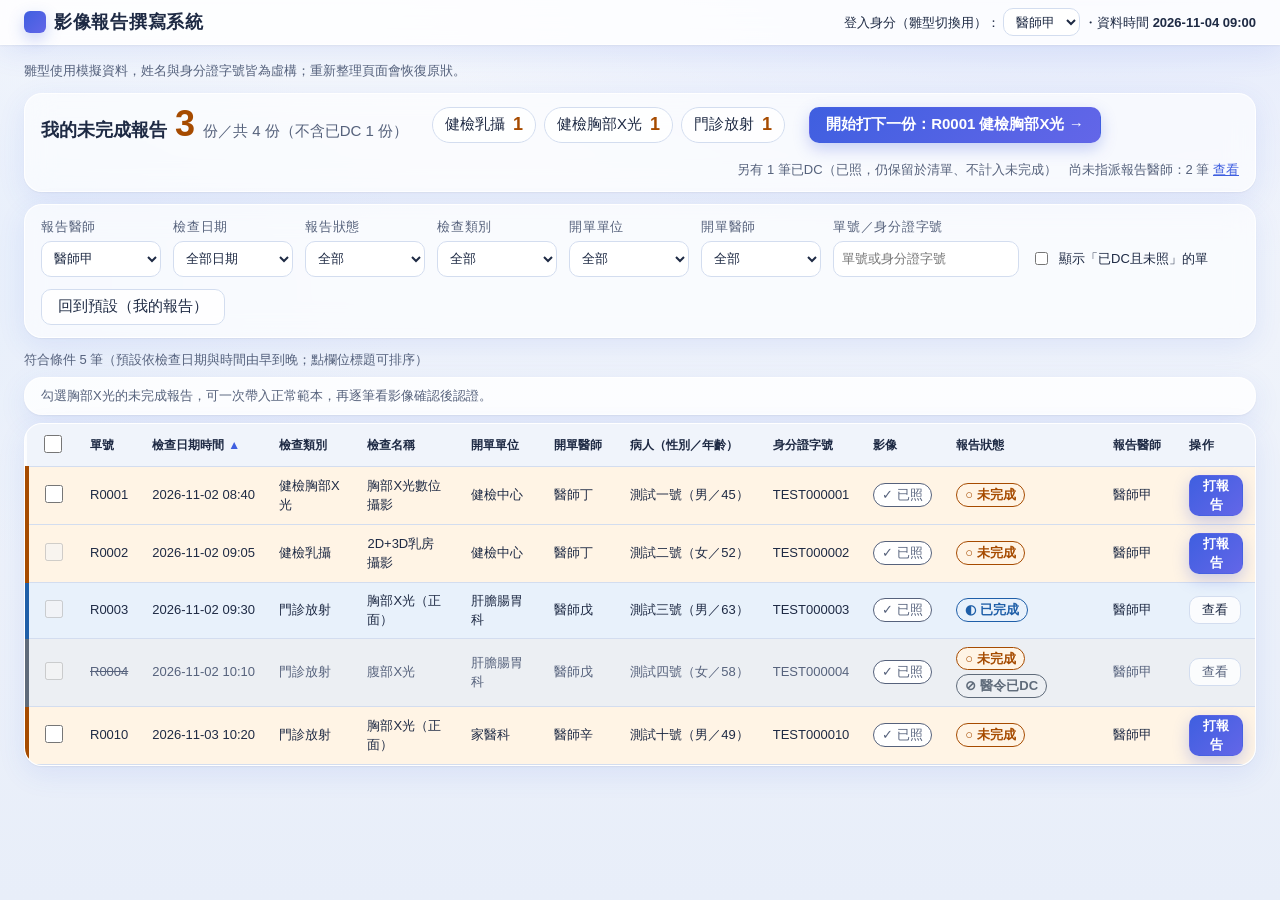
<file: index.html>
<!DOCTYPE html>
<html lang="zh-Hant">
<head>
  <meta charset="utf-8">
  <meta name="viewport" content="width=device-width, initial-scale=1">
  <title>影像報告撰寫系統｜醫師雛型 v1</title>
  <link rel="stylesheet" href="tokens.css">
  <style>
    * { box-sizing: border-box; }
    body { margin: 0; font-family: var(--font-family); font-size: var(--font-size-md); color: var(--color-text); background: var(--color-surface); line-height: 1.5; }
    button, input, select, textarea { font: inherit; color: inherit; }
    :focus-visible { outline: 3px solid var(--color-focus); outline-offset: 2px; }

    /* ── 頂欄 ── */
    .topbar { display: flex; align-items: center; justify-content: space-between; gap: var(--space-4); padding: var(--space-2) var(--space-6); background: var(--color-primary); color: var(--color-on-primary); }
    .topbar h1 { font-size: var(--font-size-lg); margin: 0; }
    .topbar .who { font-size: var(--font-size-sm); }
    main { max-width: 1400px; margin: 0 auto; padding: var(--space-4) var(--space-6) 96px; }
    .proto-note { font-size: var(--font-size-sm); color: var(--color-text-muted); margin: 0 0 var(--space-3); }

    /* ── 按鈕：主要 / 次要 / 危險 ── */
    .btn { min-height: var(--control-height); padding: 0 var(--space-4); border-radius: var(--radius); border: 1px solid var(--color-border); background: var(--color-bg); cursor: pointer; font-size: var(--font-size-md); }
    .btn:hover:not(:disabled) { background: var(--color-surface); border-color: var(--color-text-muted); }
    .btn-primary { background: var(--color-primary); border-color: var(--color-primary); color: var(--color-on-primary); font-weight: 600; }
    .btn-primary:hover:not(:disabled) { background: var(--color-primary-hover); border-color: var(--color-primary-hover); }
    .btn-secondary { border-color: var(--color-primary); color: var(--color-primary); font-weight: 600; }
    .btn-danger { border-color: var(--color-danger); color: var(--color-danger); }
    .btn-danger:hover:not(:disabled) { background: var(--color-danger-bg); border-color: var(--color-danger); }
    .btn-sm { min-height: 28px; padding: 0 var(--space-3); font-size: var(--font-size-sm); }
    .btn:disabled { opacity: .45; cursor: not-allowed; }

    /* ── 狀態標籤：圖示 + 文字 + 顏色 ── */
    .tag { display: inline-flex; align-items: center; gap: var(--space-1); padding: 1px var(--space-2); border-radius: 999px; border: 1px solid currentColor; font-size: var(--font-size-sm); font-weight: 600; white-space: nowrap; }
    .tag-pending { color: var(--status-pending); background: var(--status-pending-bg); }
    .tag-done { color: var(--status-done); background: var(--status-done-bg); }
    .tag-certified { color: var(--status-certified); background: var(--status-certified-bg); }
    .tag-dc { color: var(--status-dc); background: var(--status-dc-bg); }
    .tag-plain { color: var(--color-text-muted); background: var(--color-bg); font-weight: 400; }
    .tag-waiting { color: var(--status-waiting); background: var(--status-waiting-bg); border-style: dashed; }
    .tag-recall { color: var(--status-recall); background: var(--status-recall-bg); }
    .tags { display: inline-flex; flex-wrap: wrap; gap: var(--space-1); }
    .src { font-size: var(--font-size-sm); color: var(--color-text-muted); }
    .topbar select { min-height: 28px; border-radius: var(--radius); border: 1px solid var(--color-border); padding: 0 var(--space-2); background: var(--color-bg); color: var(--color-text); }
    tr.st-waiting td { background: var(--color-bg); color: var(--color-text-muted); }
    tr.st-waiting td:first-child { border-left: 4px dashed var(--status-waiting); }
    .banner-batch { color: var(--status-done); background: var(--status-done-bg); border-color: var(--status-done); }
    /* v4：批次選取 */
    .bulkbar { display: flex; flex-wrap: wrap; align-items: center; gap: var(--space-2) var(--space-3); margin-bottom: var(--space-2); padding: var(--space-2) var(--space-4);
      background: var(--glass-bg-strong); border: 1px solid var(--glass-border); border-radius: var(--radius-lg); box-shadow: var(--shadow-soft); font-size: var(--font-size-sm); }
    .bulkbar.active { border-color: var(--color-primary); }
    .bulkbar b { font-size: var(--font-size-md); }
    .bulkbar input[type="text"] { min-height: var(--control-height); padding: 0 var(--space-2); border: 1px solid var(--color-border); border-radius: var(--radius); min-width: 140px; }
    .bulkbar .err { color: var(--color-danger); }
    td.sel, th.sel { width: 36px; text-align: center; }
    td.sel input, th.sel input { width: 18px; height: 18px; cursor: pointer; }
    td.sel input:disabled { cursor: not-allowed; }
    .banner-recall { color: var(--status-recall); background: var(--status-recall-bg); border-color: var(--status-recall); }
    .cancel-box { margin-bottom: var(--space-3); border-color: var(--color-danger); }
    .cancel-box textarea { min-height: 56px; }
    /* 流程進度 */
    .progress { list-style: none; margin: 0 0 var(--space-3); padding: var(--space-3) var(--space-4); display: flex; flex-wrap: wrap; gap: var(--space-2) var(--space-6); background: var(--color-bg); border: 1px solid var(--color-border); border-radius: var(--radius); }
    .pstep { display: flex; align-items: center; gap: var(--space-2); font-weight: 600; }
    .pstep small { display: block; font-weight: 400; font-size: var(--font-size-sm); color: var(--color-text-muted); }
    .pdot { width: 26px; height: 26px; border-radius: 50%; display: inline-flex; align-items: center; justify-content: center; font-size: var(--font-size-sm); border: 2px solid var(--color-border); color: var(--color-text-muted); flex: none; }
    .pstep.done .pdot { background: var(--status-certified); border-color: var(--status-certified); color: #fff; }
    .pstep.current .pdot { border-color: var(--status-pending); color: var(--status-pending); }
    .pstep.current small { color: var(--status-pending); font-weight: 600; }
    .pstep.todo { color: var(--color-text-muted); }

    /* ── 工作清單：摘要 ── */
    .summary { display: flex; flex-wrap: wrap; align-items: center; gap: var(--space-4) var(--space-6); background: var(--color-bg); border: 1px solid var(--color-border); border-radius: var(--radius); padding: var(--space-3) var(--space-4); margin-bottom: var(--space-3); }
    .summary .big { display: flex; align-items: baseline; gap: var(--space-2); }
    .summary .big .num { font-size: var(--font-size-display); font-weight: 700; line-height: 1; color: var(--status-pending); }
    .summary .big .label { font-size: var(--font-size-lg); font-weight: 600; }
    .summary .big .total { color: var(--color-text-muted); }
    .chips { display: flex; flex-wrap: wrap; gap: var(--space-2); align-items: center; }
    .chip { min-height: var(--control-height); display: inline-flex; align-items: center; gap: var(--space-2); padding: 0 var(--space-3); border-radius: var(--radius); border: 1px solid var(--color-border); background: var(--color-bg); cursor: pointer; }
    .chip b { color: var(--status-pending); font-size: var(--font-size-lg); }
    .chip:hover { border-color: var(--color-primary); }
    .chip[aria-pressed="true"] { background: var(--color-primary); border-color: var(--color-primary); color: var(--color-on-primary); }
    .chip[aria-pressed="true"] b { color: var(--color-on-primary); }
    .chip.zero { color: var(--color-text-muted); }
    .summary .side { margin-left: auto; display: flex; flex-wrap: wrap; gap: var(--space-3); align-items: center; font-size: var(--font-size-sm); color: var(--color-text-muted); }
    .linkbtn { background: none; border: none; padding: 0; color: var(--color-primary); text-decoration: underline; cursor: pointer; font-size: inherit; }

    /* ── 工作清單：篩選列 ── */
    .filters { display: flex; flex-wrap: wrap; gap: var(--space-3); align-items: flex-end; background: var(--color-bg); border: 1px solid var(--color-border); border-radius: var(--radius); padding: var(--space-3) var(--space-4); margin-bottom: var(--space-3); }
    .field { display: flex; flex-direction: column; gap: var(--space-1); font-size: var(--font-size-sm); color: var(--color-text-muted); }
    .field select, .field input[type="search"] { min-height: var(--control-height); padding: 0 var(--space-2); border: 1px solid var(--color-border); border-radius: var(--radius); background: var(--color-bg); color: var(--color-text); min-width: 120px; }
    .field input[type="search"] { min-width: 180px; }
    .checkline { display: flex; align-items: center; gap: var(--space-2); min-height: var(--control-height); font-size: var(--font-size-sm); }
    .result-count { margin: 0 0 var(--space-2); font-size: var(--font-size-sm); color: var(--color-text-muted); }

    /* ── 表格列：一般 / 滑過 / 選取(焦點) ── */
    .table-wrap { overflow-x: auto; background: var(--color-bg); border: 1px solid var(--color-border); border-radius: var(--radius); }
    table { border-collapse: collapse; width: 100%; font-size: var(--font-size-sm); }
    th, td { text-align: left; padding: var(--space-2) var(--space-3); border-bottom: 1px solid var(--color-border); vertical-align: middle; }
    th { background: var(--color-surface); white-space: nowrap; position: sticky; top: 0; }
    th button { background: none; border: none; padding: 0; font-weight: 600; cursor: pointer; color: var(--color-text); }
    th button .arrow { color: var(--color-primary); margin-left: var(--space-1); }
    tbody tr { cursor: pointer; border-left: 4px solid transparent; }
    tbody tr td:first-child { border-left: 4px solid transparent; }
    tr.st-pending td { background: var(--status-pending-bg); }
    tr.st-done td { background: var(--status-done-bg); }
    tr.st-certified td { background: var(--status-certified-bg); }
    tr.st-pending td:first-child { border-left-color: var(--status-pending); }
    tr.st-done td:first-child { border-left-color: var(--status-done); }
    tr.st-certified td:first-child { border-left-color: var(--status-certified); }
    tr.st-dc td { background: var(--status-dc-bg); color: var(--color-text-muted); }
    tr.st-dc td:first-child { border-left-color: var(--status-dc); }
    tr.st-dc td.strike { text-decoration: line-through; }
    tbody tr:hover td { background: #dde8f5; }
    tbody tr:focus-visible { outline-offset: -3px; }
    .nowrap { white-space: nowrap; }
    .empty { padding: var(--space-6); text-align: center; color: var(--color-text-muted); }

    /* ── 打報告畫面 ── */
    .report-head { display: flex; flex-wrap: wrap; align-items: center; gap: var(--space-3); margin-bottom: var(--space-3); }
    .report-head h2 { margin: 0; font-size: var(--font-size-xl); }
    .report-head .remain { margin-left: auto; font-size: var(--font-size-sm); color: var(--color-text-muted); }
    .case-info { display: grid; grid-template-columns: repeat(auto-fit, minmax(150px, 1fr)); gap: var(--space-2) var(--space-4); background: var(--color-bg); border: 1px solid var(--color-border); border-radius: var(--radius); padding: var(--space-3) var(--space-4); margin: 0 0 var(--space-3); }
    .case-info div { min-width: 0; }
    .case-info dt { font-size: var(--font-size-sm); color: var(--color-text-muted); }
    .case-info dd { margin: 0; font-weight: 600; overflow-wrap: anywhere; }
    .banner { display: flex; gap: var(--space-2); align-items: flex-start; padding: var(--space-3) var(--space-4); border-radius: var(--radius); border: 1px solid; margin-bottom: var(--space-3); font-size: var(--font-size-sm); }
    .banner-dc { color: var(--status-dc); background: var(--status-dc-bg); border-color: var(--status-dc); }
    .banner-info { color: var(--status-done); background: var(--status-done-bg); border-color: var(--status-done); }
    .banner-warn { color: var(--status-pending); background: var(--status-pending-bg); border-color: var(--status-pending); }
    .workspace { display: grid; grid-template-columns: minmax(280px, 5fr) minmax(360px, 7fr); gap: var(--space-4); align-items: start; }
    @media (max-width: 900px) { .workspace { grid-template-columns: 1fr; } main { padding: var(--space-3) var(--space-3) 120px; } }
    .panel { background: var(--color-bg); border: 1px solid var(--color-border); border-radius: var(--radius); padding: var(--space-4); }
    .panel h3 { margin: 0 0 var(--space-3); font-size: var(--font-size-lg); }
    .image-area { background: #1b1f24; border-radius: var(--radius); min-height: 360px; display: flex; align-items: center; justify-content: center; overflow: hidden; }
    .image-area img { max-width: 100%; max-height: 64vh; display: block; }
    .image-empty { color: #e6e9ee; text-align: center; padding: var(--space-6); }
    .image-empty strong { display: block; font-size: var(--font-size-lg); margin-bottom: var(--space-2); }
    .his { margin-top: var(--space-3); border: 1px dashed var(--color-border); border-radius: var(--radius); padding: var(--space-2) var(--space-3); font-size: var(--font-size-sm); color: var(--color-text-muted); }

    /* ── 表單欄位：一般 / 聚焦 / 錯誤 ── */
    .form-field { margin-bottom: var(--space-4); }
    .form-field label { display: flex; gap: var(--space-2); align-items: baseline; font-weight: 600; margin-bottom: var(--space-1); }
    .form-field .req { font-size: var(--font-size-sm); font-weight: 400; color: var(--color-text-muted); }
    .form-field textarea { width: 100%; min-height: 96px; padding: var(--space-2) var(--space-3); border: 1px solid var(--color-border); border-radius: var(--radius); background: var(--color-bg); resize: vertical; line-height: 1.6; }
    .form-field textarea:focus { border-color: var(--color-focus); outline: 3px solid var(--color-focus); outline-offset: 0; }
    .form-field textarea:read-only { background: var(--color-surface); }
    .form-field.has-error textarea { border-color: var(--color-danger); background: var(--color-danger-bg); }
    .form-field .err { display: none; color: var(--color-danger); font-size: var(--font-size-sm); margin-top: var(--space-1); }
    .form-field.has-error .err { display: block; }
    .phrases { display: flex; flex-wrap: wrap; gap: var(--space-2); align-items: center; margin-top: var(--space-2); font-size: var(--font-size-sm); color: var(--color-text-muted); }
    .phrases .btn { text-align: left; }

    /* ── 底部操作列 ── */
    .actionbar { position: fixed; left: 0; right: 0; bottom: 0; background: var(--color-bg); border-top: 1px solid var(--color-border); padding: var(--space-3) var(--space-6); display: flex; flex-wrap: wrap; gap: var(--space-3); align-items: center; z-index: 5; }
    .actionbar .group { display: flex; gap: var(--space-2); align-items: center; }
    .actionbar .spacer { flex: 1; }
    .toast { position: fixed; left: 50%; transform: translateX(-50%); bottom: 84px; background: var(--color-text); color: #fff; padding: var(--space-2) var(--space-4); border-radius: var(--radius); font-size: var(--font-size-sm); opacity: 0; pointer-events: none; transition: opacity .2s; z-index: 10; max-width: 90vw; }
    .toast.show { opacity: 1; }
    .sr-only { position: absolute; width: 1px; height: 1px; overflow: hidden; clip: rect(0 0 0 0); white-space: nowrap; }

    /* ===== v3：霧面玻璃風格（數值皆來自 tokens.css） ===== */
    body { background: var(--page-gradient), var(--color-surface); background-attachment: fixed; min-height: 100vh; }
    .topbar { background: var(--glass-bg-strong); color: var(--color-text); border-bottom: 1px solid var(--glass-border); box-shadow: var(--shadow-soft);
      -webkit-backdrop-filter: blur(var(--glass-blur)); backdrop-filter: blur(var(--glass-blur)); position: sticky; top: 0; z-index: 6; flex-wrap: wrap; }
    .topbar h1 { font-weight: 700; letter-spacing: .04em; display: flex; align-items: center; gap: var(--space-2); }
    .topbar h1::before { content: ""; width: 22px; height: 22px; border-radius: 6px; background: var(--gradient-primary); box-shadow: var(--shadow-button); }
    .summary, .filters, .table-wrap, .case-info, .panel, .progress {
      background: var(--glass-bg); border: 1px solid var(--glass-border); border-radius: var(--radius-lg); box-shadow: var(--shadow-soft);
      -webkit-backdrop-filter: blur(var(--glass-blur)); backdrop-filter: blur(var(--glass-blur)); }
    .table-wrap, form.panel { background: var(--glass-bg-strong); }
    th { background: rgba(238, 243, 251, .85); font-size: var(--font-size-xs); letter-spacing: var(--letter-spacing-label); }
    .panel h3 { font-size: var(--font-size-xs); letter-spacing: var(--letter-spacing-label); color: var(--color-text-muted); font-weight: 700; }
    .panel h3::before { content: "✦ "; color: var(--color-primary); }
    .case-info dt, .field label { letter-spacing: .06em; }
    .btn { border-radius: var(--radius); background: var(--glass-bg-strong); }
    .btn-primary { background: var(--gradient-primary); border-color: transparent; box-shadow: var(--shadow-button); }
    .btn-primary:hover:not(:disabled) { background: var(--gradient-primary); filter: brightness(.94); border-color: transparent; }
    .btn-primary:disabled { box-shadow: none; }
    .chip { border-radius: 999px; background: var(--glass-bg-strong); }
    .chip[aria-pressed="true"] { background: var(--gradient-primary); border-color: transparent; }
    .field select, .field input[type="search"], .form-field textarea { border-radius: var(--radius); }
    .image-area { border-radius: var(--radius-lg); }
    .banner { border-radius: var(--radius); }
    .actionbar { background: var(--glass-bg-strong); border-top: 1px solid var(--glass-border); box-shadow: 0 -8px 28px rgba(63, 95, 224, .08);
      -webkit-backdrop-filter: blur(var(--glass-blur)); backdrop-filter: blur(var(--glass-blur)); }
    .toast { border-radius: 999px; }
    tbody tr:hover td { background: #e3e9fb; }

    /* ===== 手機版（700px 以下）：清單改成卡片、操作列加大 ===== */
    @media (max-width: 700px) {
      .topbar { padding: var(--space-2) var(--space-4); gap: var(--space-1); }
      .topbar h1 { font-size: var(--font-size-md); }
      .topbar .who { font-size: var(--font-size-xs); }
      main { padding: var(--space-3) var(--space-3) 150px; }
      .summary { gap: var(--space-3); }
      .summary .side { margin-left: 0; }
      .summary .big { flex-wrap: wrap; }
      .summary .big .label { white-space: nowrap; }
      .summary > .btn-primary { width: 100%; }
      .filters .field { flex: 1 1 calc(50% - var(--space-3)); }
      .field select, .field input[type="search"] { min-width: 0; width: 100%; }
      .table-wrap { background: transparent; border: 0; box-shadow: none; -webkit-backdrop-filter: none; backdrop-filter: none; overflow: visible; }
      table, tbody { display: block; }
      thead { display: none; }
      tbody tr { display: grid; grid-template-columns: 1fr 1fr; gap: var(--space-2) var(--space-3); padding: var(--space-3);
        margin-bottom: var(--space-3); border-radius: var(--radius-lg); border: 1px solid var(--glass-border); border-left-width: 4px;
        background: var(--glass-bg-strong); box-shadow: var(--shadow-soft); }
      tbody tr td, tbody tr:hover td { background: transparent; border: 0 !important; padding: 0; white-space: normal; }
      tbody td::before { content: attr(data-label); display: block; font-size: var(--font-size-xs); color: var(--color-text-muted); letter-spacing: .06em; }
      tbody td[data-label="報告狀態"], tbody td[data-label="操作"], tbody td[data-label="選取"] { grid-column: 1 / -1; }
      tbody td[data-label="選取"] { text-align: left; display: flex; align-items: center; gap: var(--space-2); }
      tbody td[data-label="選取"]::before { display: inline; }
      tbody td[data-label="操作"]::before { display: none; }
      tbody td[data-label="操作"] .btn { width: 100%; min-height: var(--control-height); }
      tr.st-pending { background: var(--status-pending-bg); border-left-color: var(--status-pending); }
      tr.st-done { background: var(--status-done-bg); border-left-color: var(--status-done); }
      tr.st-certified { background: var(--status-certified-bg); border-left-color: var(--status-certified); }
      tr.st-dc { background: var(--status-dc-bg); border-left-color: var(--status-dc); }
      tr.st-waiting { background: var(--color-bg); border-left-style: dashed; border-left-color: var(--status-waiting); }
      .case-info { grid-template-columns: 1fr 1fr; }
      .image-area { min-height: 220px; }
      .image-area img { max-height: 44vh; }
      .actionbar { padding: var(--space-2) var(--space-3); gap: var(--space-2); }
      .actionbar .spacer, .actionbar .proto-note { display: none; }
      .actionbar .group { flex: 1 1 100%; }
      .actionbar .group .btn { flex: 1; }
      .toast { bottom: 128px; }
      .report-head h2 { font-size: var(--font-size-lg); }
      .report-head .remain { margin-left: 0; width: 100%; }
    }
  </style>
</head>
<body>
  <header class="topbar">
    <h1>影像報告撰寫系統</h1>
    <span class="who">
      <label for="who">登入身分（雛型切換用）：</label>
      <select id="who"><option>醫師甲</option><option>醫師丙</option><option>放射師</option></select>
      ・資料時間 <strong id="now"></strong>
    </span>
  </header>
  <main id="app"></main>
  <div class="toast" id="toast" role="status" aria-live="polite"></div>
  <noscript>此雛型需要啟用 JavaScript。</noscript>

<script>
(function () {
  'use strict';

  /* ===== 模擬資料（內容同 data/exams.json、data/phrases.json；內嵌是為了直接開啟檔案也能運作） ===== */
  var ME = '醫師甲';
  var EXAMS = [{"exam_no": "R0001", "exam_at": "2026-11-02 08:40", "category": "健檢胸部X光", "exam_name": "胸部X光數位攝影", "order_dept": "健檢中心", "order_doctor": "醫師丁", "patient_name": "測試一號", "patient_id": "TEST000001", "sex": "男", "age": 45, "order_status": "正常", "image_taken": true, "report_status": "未完成", "report_doctor": "醫師甲"}, {"exam_no": "R0002", "exam_at": "2026-11-02 09:05", "category": "健檢乳攝", "exam_name": "2D+3D乳房攝影", "order_dept": "健檢中心", "order_doctor": "醫師丁", "patient_name": "測試二號", "patient_id": "TEST000002", "sex": "女", "age": 52, "order_status": "正常", "image_taken": true, "report_status": "未完成", "report_doctor": "醫師甲"}, {"exam_no": "R0003", "exam_at": "2026-11-02 09:30", "category": "門診放射", "exam_name": "胸部X光（正面）", "order_dept": "肝膽腸胃科", "order_doctor": "醫師戊", "patient_name": "測試三號", "patient_id": "TEST000003", "sex": "男", "age": 63, "order_status": "正常", "image_taken": true, "report_status": "已完成", "report_doctor": "醫師甲"}, {"exam_no": "R0004", "exam_at": "2026-11-02 10:10", "category": "門診放射", "exam_name": "腹部X光", "order_dept": "肝膽腸胃科", "order_doctor": "醫師戊", "patient_name": "測試四號", "patient_id": "TEST000004", "sex": "女", "age": 58, "order_status": "已DC", "image_taken": true, "report_status": "未完成", "report_doctor": "醫師甲"}, {"exam_no": "R0005", "exam_at": "2026-11-02 10:45", "category": "健檢胸部X光", "exam_name": "胸部X光數位攝影", "order_dept": "健檢中心", "order_doctor": "醫師丁", "patient_name": "測試五號", "patient_id": "TEST000005", "sex": "女", "age": 38, "order_status": "正常", "image_taken": true, "report_status": "已認證", "report_doctor": "醫師丙"}, {"exam_no": "R0006", "exam_at": "2026-11-02 11:20", "category": "心臟超音波", "exam_name": "心臟超音波", "order_dept": "心臟內科", "order_doctor": "醫師己", "patient_name": "測試六號", "patient_id": "TEST000006", "sex": "男", "age": 71, "order_status": "正常", "image_taken": true, "report_status": "未完成", "report_doctor": null}, {"exam_no": "R0007", "exam_at": "2026-11-03 08:50", "category": "頸動脈超音波", "exam_name": "頸動脈超音波", "order_dept": "神經內科", "order_doctor": "醫師庚", "patient_name": "測試七號", "patient_id": "TEST000007", "sex": "女", "age": 66, "order_status": "正常", "image_taken": true, "report_status": "未完成", "report_doctor": "醫師丙"}, {"exam_no": "R0008", "exam_at": "2026-11-03 09:15", "category": "健檢乳攝", "exam_name": "2D+3D乳房攝影", "order_dept": "健檢中心", "order_doctor": "醫師丁", "patient_name": "測試八號", "patient_id": "TEST000008", "sex": "女", "age": 47, "order_status": "已DC", "image_taken": false, "report_status": "未完成", "report_doctor": null}, {"exam_no": "R0009", "exam_at": "2026-11-03 09:40", "category": "健檢胸部X光", "exam_name": "胸部X光數位攝影", "order_dept": "健檢中心", "order_doctor": "醫師丁", "patient_name": "測試九號", "patient_id": "TEST000009", "sex": "男", "age": 55, "order_status": "正常", "image_taken": false, "report_status": "未完成", "report_doctor": null}, {"exam_no": "R0010", "exam_at": "2026-11-03 10:20", "category": "門診放射", "exam_name": "胸部X光（正面）", "order_dept": "家醫科", "order_doctor": "醫師辛", "patient_name": "測試十號", "patient_id": "TEST000010", "sex": "男", "age": 49, "order_status": "正常", "image_taken": true, "report_status": "未完成", "report_doctor": "醫師甲"}];
  var PHRASES = {"健檢胸部X光": {"Lung": ["No active lung lesion.", "Increased lung markings in both lungs."], "Others": ["Normal heart size.", "Mild scoliosis of thoracic spine."], "Suggestion": ["Follow-up as clinically indicated.", "Suggest further evaluation with chest CT."]}, "健檢乳攝": {"Findings": ["Scattered areas of fibroglandular density."], "Diagnosis": ["BI-RADS 1: Negative.", "BI-RADS 2: Benign finding."]}, "門診放射": {"Finding": ["No active lung lesion.", "No obvious bony abnormality."], "Impression": ["No significant abnormality."]}};

  /* 報告範本：欄位依案例資料與訪談；required 為設計推測（見 README） */
  var TEMPLATES = {
    '門診放射':    [{ key: 'Finding', req: true }, { key: 'Impression', req: true }],
    '健檢胸部X光': [{ key: 'Lung', req: true }, { key: 'Others' }, { key: 'Suggestion' }],
    '健檢乳攝':    [{ key: 'Findings', req: true }, { key: 'Diagnosis', req: true }],
    '心臟超音波':  [{ key: 'Findings', req: true }, { key: 'Impression', req: true }],
    '頸動脈超音波':[{ key: 'Findings', req: true }, { key: 'Impression', req: true }]
  };
  var IMAGES = {
    '胸部X光數位攝影': 'chest-xray.svg', '胸部X光（正面）': 'chest-xray.svg', '腹部X光': 'abdomen-xray.svg',
    '2D+3D乳房攝影': 'mammography.svg', '心臟超音波': 'echocardiography.svg', '頸動脈超音波': 'carotid-ultrasound.svg'
  };
  var STATUS = {
    '未完成': { cls: 'pending', icon: '○' },
    '已完成': { cls: 'done', icon: '◐' },
    '已認證': { cls: 'certified', icon: '✔' }
  };
  // v2：流程上「還不能打」的兩種狀態，與報告狀態放在同一個標籤位置（進階軌：報告狀態呈現）
  var STAGE = {
    '等待影像': { cls: 'waiting', icon: '⧗' },
    '待指派':   { cls: 'waiting', icon: '⇢' }
  };
  var STATUS_ORDER = { '等待影像': 0, '待指派': 1, '未完成': 2, '已完成': 3, '已認證': 4 };
  // 雛型的「現在時間」固定，畫面上的資料時間每次都一樣
  var NOW = new Date('2026-11-04T09:00:00');

  var COLS = [
    { k: 'exam_no', t: '單號' }, { k: 'exam_at', t: '檢查日期時間' }, { k: 'category', t: '檢查類別' },
    { k: 'exam_name', t: '檢查名稱' }, { k: 'order_dept', t: '開單單位' }, { k: 'order_doctor', t: '開單醫師' },
    { k: 'patient_name', t: '病人（性別／年齡）' }, { k: 'patient_id', t: '身分證字號' },
    { k: 'image_taken', t: '影像' }, { k: 'report_status', t: '報告狀態' }, { k: 'report_doctor', t: '報告醫師' }
  ];

  /* ===== 狀態（只存在記憶體，重新整理即恢復） ===== */
  var reports = {};   // exam_no -> { fields: {key: text} }
  EXAMS.forEach(function (e) { reports[e.exam_no] = { fields: {} }; });
  // 已完成／已認證的範例報告先帶入片語，讓清單與畫面有真實樣貌
  EXAMS.forEach(function (e) {
    if (e.report_status === '未完成') return;
    var tpl = TEMPLATES[e.category] || [], ph = PHRASES[e.category] || {};
    tpl.forEach(function (f) { var list = ph[f.key]; reports[e.exam_no].fields[f.key] = list ? list[0] : ''; });
  });
  // 設計變數六：醫師與放射師共用同一個工作清單畫面，依登入角色切換預設篩選、摘要與可用操作
  function isRad() { return ME === '放射師'; }
  function defaultFilters() { return { doctor: isRad() ? '' : ME, status: '', category: '', dept: '', orderDoc: '', date: '', q: '', showDcUnshot: false }; }
  var filters = defaultFilters();
  // 設計變數五：正常範本（只用於胸部X光；內容取自片語範例，僅供雛型使用，不是臨床標準用語）
  var NORMAL = {
    '胸部X光數位攝影': { Lung: 'No active lung lesion.', Others: 'Normal heart size.', Suggestion: 'Follow-up as clinically indicated.' },
    '胸部X光（正面）': { Finding: 'No active lung lesion.', Impression: 'No significant abnormality.' }
  };
  var DOCTORS = ['醫師甲', '醫師丙'];   // 可指派的報告醫師（取自模擬資料）
  var selected = {};   // 勾選中的單號
  var batch = null;    // 批次確認：{ queue: [單號], total: n, certified: n }
  function selectable(e) {
    if (isRad()) return !isDc(e) && e.image_taken && e.report_status === '未完成';
    return actionable(e) && !!NORMAL[e.exam_name];
  }
  function whyNotSelectable(e) {
    if (isRad()) return isDc(e) ? '醫令已DC' : !e.image_taken ? '請先取回影像，才能指派' : '報告已完成，不需指派';
    if (!actionable(e)) return '不是你的未完成報告';
    return '此檢查沒有正常範本（目前只有胸部X光）';
  }
  var sort = { key: 'exam_at', dir: 1 };

  /* ===== 小工具 ===== */
  function h(tag, attrs) {
    var el = document.createElement(tag);
    Object.keys(attrs || {}).forEach(function (k) {
      var v = attrs[k];
      if (k === 'class') el.className = v;
      else if (k === 'text') el.textContent = v;
      else if (k.slice(0, 2) === 'on') el.addEventListener(k.slice(2), v);
      else if (v === true) el.setAttribute(k, '');
      else if (v !== false && v != null) el.setAttribute(k, v);
    });
    for (var i = 2; i < arguments.length; i++) {
      var c = arguments[i];
      if (c == null || c === false) continue;
      el.appendChild(typeof c === 'string' ? document.createTextNode(c) : c);
    }
    return el;
  }
  function uniq(key) { var s = {}; EXAMS.forEach(function (e) { s[e[key]] = 1; }); return Object.keys(s).sort(); }
  function byNo(no) { return EXAMS.filter(function (e) { return e.exam_no === no; })[0]; }
  function doctorOf(e) { return e.report_doctor || '未指派'; }
  function isDc(e) { return e.order_status === '已DC'; }
  function dateOf(e) { return e.exam_at.slice(0, 10); }
  // 訪談二：已DC且未照 → 從清單移除；已DC已照 → 保留並標示
  function hiddenByDc(e) { return isDc(e) && !e.image_taken && !filters.showDcUnshot; }
  function actionable(e) { return stageOf(e) === '未完成' && !isDc(e) && e.report_doctor === ME; }
  // 流程階段：未照 → 等待影像；已照未指派 → 待指派；之後才是報告狀態
  function stageOf(e) {
    if (e.report_status === '未完成' && !e.image_taken) return '等待影像';
    if (e.report_status === '未完成' && !e.report_doctor) return '待指派';
    return e.report_status;
  }
  function fmtTime(d) { function p(n) { return (n < 10 ? '0' : '') + n; } return (d.getMonth() + 1) + '/' + d.getDate() + ' ' + p(d.getHours()) + ':' + p(d.getMinutes()); }
  function toast(msg) {
    var t = document.getElementById('toast'); t.textContent = msg; t.classList.add('show');
    clearTimeout(toast.t); toast.t = setTimeout(function () { t.classList.remove('show'); }, 3200);
  }
  function tag(cls, icon, text, title) {
    return h('span', { class: 'tag tag-' + cls, title: title || null }, h('span', { 'aria-hidden': 'true', text: icon }), text);
  }
  function statusTag(e) {
    var st = stageOf(e), s = STATUS[st] || STAGE[st];
    return tag(s.cls, s.icon, st);
  }
  function dcTag() { return tag('dc', '⊘', '醫令已DC'); }
  function recallTag() { return tag('recall', '↺', '取消認證・待重打'); }
  // 狀態標籤組：主要狀態 + 修飾標籤（DC、取消認證）
  function tagGroup(e) {
    var g = h('span', { class: 'tags' }, statusTag(e));
    if (isDc(e)) g.appendChild(dcTag());
    if (e.recalled && e.report_status === '未完成') g.appendChild(recallTag());
    return g;
  }

  /* ===== 清單資料處理 ===== */
  function inScope(e) { return filters.doctor === '' || doctorOf(e) === filters.doctor; }
  function matches(e) {
    // v2：用單號／身分證搜尋時查全部醫師（走查任務 4：R0009 在「我的報告」範圍內找不到）
    if (hiddenByDc(e) || (!filters.q && !inScope(e))) return false;
    if (filters.status && stageOf(e) !== filters.status) return false;
    if (filters.category && e.category !== filters.category) return false;
    if (filters.dept && e.order_dept !== filters.dept) return false;
    if (filters.orderDoc && e.order_doctor !== filters.orderDoc) return false;
    if (filters.date && dateOf(e) !== filters.date) return false;
    if (filters.q) {
      var q = filters.q.toLowerCase();
      if (e.exam_no.toLowerCase().indexOf(q) < 0 && e.patient_id.toLowerCase().indexOf(q) < 0) return false;
    }
    return true;
  }
  function sortVal(e, k) {
    if (k === 'report_status') return STATUS_ORDER[stageOf(e)];
    if (k === 'report_doctor') return doctorOf(e);
    if (k === 'image_taken') return e.image_taken ? 1 : 0;
    return e[k];
  }
  function visibleList() {
    return EXAMS.filter(matches).sort(function (a, b) {
      var x = sortVal(a, sort.key), y = sortVal(b, sort.key), r;
      r = (typeof x === 'number' && typeof y === 'number') ? x - y : String(x).localeCompare(String(y), 'zh-Hant');
      return r * sort.dir || a.exam_no.localeCompare(b.exam_no);
    });
  }

  /* ===== 工作清單畫面 ===== */
  var ui = {};
  function renderList() {
    batch = null;   // 回到清單即結束批次確認
    var app = document.getElementById('app'); app.textContent = '';
    ui = {};
    app.appendChild(h('p', { class: 'proto-note', text: '雛型使用模擬資料，姓名與身分證字號皆為虛構；重新整理頁面會恢復原狀。' }));

    ui.summary = h('section', { class: 'summary', 'aria-label': '未完成報告數量' });
    app.appendChild(ui.summary);

    function sel(id, label, key, opts, allText) {
      var s = h('select', { id: id, onchange: function (ev) { filters[key] = ev.target.value; update(); } },
        h('option', { value: '', text: allText || '全部' }));
      opts.forEach(function (o) { s.appendChild(h('option', { value: o.v, text: o.t })); });
      s.value = filters[key];
      return h('div', { class: 'field' }, h('label', { for: id, text: label }), s);
    }
    function plain(list) { return list.map(function (v) { return { v: v, t: v }; }); }
    var docOpts = uniq('report_doctor').filter(Boolean); docOpts.push('未指派');
    var search = h('input', { id: 'f-q', type: 'search', placeholder: '單號或身分證字號', value: filters.q,
      oninput: function (ev) { filters.q = ev.target.value.trim(); update(); } });

    app.appendChild(h('section', { class: 'filters', 'aria-label': '搜尋條件' },
      sel('f-doctor', '報告醫師', 'doctor', plain(docOpts), '全部醫師'),
      sel('f-date', '檢查日期', 'date', plain(uniq('exam_at').map(function (s) { return s.slice(0, 10); }).filter(function (v, i, a) { return a.indexOf(v) === i; })), '全部日期'),
      sel('f-status', '報告狀態', 'status', plain(['等待影像', '待指派', '未完成', '已完成', '已認證'])),
      sel('f-cat', '檢查類別', 'category', plain(uniq('category'))),
      sel('f-dept', '開單單位', 'dept', plain(uniq('order_dept'))),
      sel('f-od', '開單醫師', 'orderDoc', plain(uniq('order_doctor'))),
      h('div', { class: 'field' }, h('label', { for: 'f-q', text: '單號／身分證字號' }), search),
      h('label', { class: 'checkline' },
        h('input', { type: 'checkbox', checked: filters.showDcUnshot, onchange: function (ev) { filters.showDcUnshot = ev.target.checked; update(); } }),
        '顯示「已DC且未照」的單'),
      h('button', { class: 'btn', type: 'button', onclick: function () {
        filters = defaultFilters(); selected = {}; renderList();
      } }, isRad() ? '回到預設（全部檢查）' : '回到預設（我的報告）')
    ));

    ui.count = h('p', { class: 'result-count', 'aria-live': 'polite' });
    app.appendChild(ui.count);

    ui.bulk = h('div', { class: 'bulkbar', role: 'region', 'aria-label': '批次操作', 'aria-live': 'polite' });
    app.appendChild(ui.bulk);
    var thead = h('tr');
    ui.selAll = h('input', { type: 'checkbox', 'aria-label': '全選可勾選的檢查', onchange: function (ev) {
      visibleList().forEach(function (e) { if (selectable(e)) { if (ev.target.checked) selected[e.exam_no] = true; else delete selected[e.exam_no]; } });
      update();
    } });
    thead.appendChild(h('th', { scope: 'col', class: 'sel' }, ui.selAll));
    COLS.forEach(function (c) {
      var arrow = h('span', { class: 'arrow', 'aria-hidden': 'true' });
      var th = h('th', { scope: 'col' }, h('button', { type: 'button', onclick: function () {
        if (sort.key === c.k) sort.dir = -sort.dir; else { sort.key = c.k; sort.dir = 1; }
        update();
      } }, c.t, arrow));
      c.th = th; c.arrow = arrow; thead.appendChild(th);
    });
    thead.appendChild(h('th', { scope: 'col' }, '操作'));
    ui.tbody = h('tbody');
    app.appendChild(h('div', { class: 'table-wrap' }, h('table', null, h('thead', null, thead), ui.tbody)));
    ui.empty = h('div', { class: 'empty', text: '沒有符合條件的檢查。可調整搜尋條件，或按「回到預設」。', hidden: true });
    app.appendChild(ui.empty);
    update();
  }

  function setFilterAndUpdate(patch) { Object.keys(patch).forEach(function (k) { filters[k] = patch[k]; }); syncControls(); update(); }
  function syncControls() {
    var map = { 'f-doctor': 'doctor', 'f-date': 'date', 'f-status': 'status', 'f-cat': 'category', 'f-dept': 'dept', 'f-od': 'orderDoc' };
    Object.keys(map).forEach(function (id) { var el = document.getElementById(id); if (el) el.value = filters[map[id]]; });
  }

  function renderSummary() {
    if (isRad()) return renderRadSummary();
    var mine = EXAMS.filter(function (e) { return e.report_doctor === ME && !hiddenByDc(e); });
    var pending = mine.filter(actionable);
    var byCat = {};
    pending.forEach(function (e) { byCat[e.category] = (byCat[e.category] || 0) + 1; });
    var cats = uniq('category').filter(function (c) { return mine.some(function (e) { return e.category === c; }); });
    var unassigned = EXAMS.filter(function (e) { return !e.report_doctor && !hiddenByDc(e); }).length;
    var dcKept = mine.filter(isDc).length;
    var s = ui.summary; s.textContent = '';
    var first = pending.slice().sort(function (a, b) { return a.exam_at.localeCompare(b.exam_at); })[0];

    s.appendChild(h('div', { class: 'big' },
      h('span', { class: 'label', text: '我的未完成報告' }),
      h('span', { class: 'num', text: String(pending.length) }),
      h('span', { class: 'total', text: '份／共 ' + (mine.length - dcKept) + ' 份' + (dcKept ? '（不含已DC ' + dcKept + ' 份）' : '') })));
    var chips = h('div', { class: 'chips', role: 'group', 'aria-label': '依檢查類別看未完成數量' });
    cats.forEach(function (c) {
      var n = byCat[c] || 0;
      var on = filters.category === c && filters.status === '未完成' && filters.doctor === ME;
      chips.appendChild(h('button', { type: 'button', class: 'chip' + (n ? '' : ' zero'), 'aria-pressed': String(on),
        onclick: function () { on ? setFilterAndUpdate({ category: '', status: '' }) : setFilterAndUpdate({ doctor: ME, category: c, status: '未完成' }); } },
        c, h('b', { text: String(n) })));
    });
    s.appendChild(chips);
    // 替代方案 C 的優點：一鍵開始下一份（依檢查時間，最早的先打）
    s.appendChild(h('button', { type: 'button', class: 'btn btn-primary', disabled: !first,
      onclick: function () { location.hash = '#/report/' + first.exam_no; } },
      first ? '開始打下一份：' + first.exam_no + ' ' + first.category + ' →' : '沒有待打的報告'));
    var side = h('div', { class: 'side' });
    if (dcKept) side.appendChild(h('span', null, '另有 ' + dcKept + ' 筆已DC（已照，仍保留於清單、不計入未完成）'));
    side.appendChild(h('span', null, '尚未指派報告醫師：' + unassigned + ' 筆 ',
      h('button', { class: 'linkbtn', type: 'button', onclick: function () { setFilterAndUpdate({ doctor: '未指派', status: '', category: '' }); } }, '查看')));
    s.appendChild(side);
  }

  // 放射師的摘要：同一個畫面，換成放射師要看的數字
  function renderRadSummary() {
    var vis = EXAMS.filter(function (e) { return !hiddenByDc(e); });
    function cnt(st) { return vis.filter(function (e) { return stageOf(e) === st && !isDc(e); }).length; }
    var s = ui.summary; s.textContent = '';
    s.appendChild(h('div', { class: 'big' }, h('span', { class: 'label', text: '待指派報告醫師' }),
      h('span', { class: 'num', text: String(cnt('待指派')) }), h('span', { class: 'total', text: '筆' })));
    var chips = h('div', { class: 'chips', role: 'group', 'aria-label': '依流程階段篩選' });
    [['等待影像', '⧗'], ['待指派', '⇢'], ['未完成', '○']].forEach(function (x) {
      var on = filters.status === x[0] && filters.doctor === '';
      chips.appendChild(h('button', { type: 'button', class: 'chip', 'aria-pressed': String(on),
        onclick: function () { setFilterAndUpdate(on ? { status: '' } : { doctor: '', status: x[0], category: '' }); } },
        x[1] + ' ' + (x[0] === '未完成' ? '已指派・待醫師撰寫' : x[0]), h('b', { text: String(cnt(x[0])) })));
    });
    s.appendChild(chips);
    s.appendChild(h('div', { class: 'side' }, h('span', null, '與醫師共用同一個工作清單；目前顯示放射師的預設篩選與操作。')));
  }

  function renderBulk() {
    var b = ui.bulk; b.textContent = '';
    var vis = visibleList();
    Object.keys(selected).forEach(function (no) { var e = byNo(no); if (!selectable(e) || vis.indexOf(e) < 0) delete selected[no]; });
    var nos = vis.filter(function (e) { return selected[e.exam_no]; }).map(function (e) { return e.exam_no; });
    var selectableCount = vis.filter(selectable).length;
    ui.selAll.checked = selectableCount > 0 && nos.length === selectableCount;
    ui.selAll.indeterminate = nos.length > 0 && nos.length < selectableCount;
    ui.selAll.disabled = selectableCount === 0;
    b.classList.toggle('active', nos.length > 0);
    if (!nos.length) {
      b.appendChild(h('span', { class: 'src', text: isRad()
        ? '勾選已取回影像的檢查，可一次指派報告醫師。'
        : '勾選胸部X光的未完成報告，可一次帶入正常範本，再逐筆看影像確認後認證。' }));
      return;
    }
    b.appendChild(h('span', null, '已選 ', h('b', { text: String(nos.length) }), (isRad() ? ' 筆：' : ' 份：') + nos.join('、')));
    if (isRad()) {
      var input = h('input', { type: 'text', id: 'assign-to', list: 'doctor-list', placeholder: '輸入或選擇醫師', 'aria-label': '指派給哪位報告醫師' });
      var dl = h('datalist', { id: 'doctor-list' }); DOCTORS.forEach(function (d) { dl.appendChild(h('option', { value: d })); });
      var err = h('span', { class: 'err', 'aria-live': 'polite' });
      b.appendChild(h('label', { for: 'assign-to', text: '指派給' })); b.appendChild(input); b.appendChild(dl);
      b.appendChild(h('button', { type: 'button', class: 'btn btn-primary', onclick: function () {
        var d = input.value.trim();
        if (DOCTORS.indexOf(d) < 0) { err.textContent = '請從清單選擇一位報告醫師（可輸入「甲」搜尋）'; input.focus(); return; }
        nos.forEach(function (no) { var e = byNo(no); e.report_doctor = d; delete e.recalled; });
        selected = {}; toast('已將 ' + nos.join('、') + ' 指派給' + d); update();
      } }, '指派'));
      b.appendChild(err);
    } else {
      b.appendChild(h('button', { type: 'button', class: 'btn btn-primary', onclick: function () { startBatch(nos); } }, '帶入正常範本並逐筆確認 →'));
      b.appendChild(h('span', { class: 'src', text: '每份仍會顯示影像，確認無誤才認證；有異常可直接修改。' }));
    }
    b.appendChild(h('button', { type: 'button', class: 'btn btn-sm', onclick: function () { selected = {}; update(); } }, '取消選取'));
  }

  function startBatch(nos) {
    nos.forEach(function (no) {
      var e = byNo(no), n = NORMAL[e.exam_name], f = reports[no].fields;
      Object.keys(n).forEach(function (k) { if (!f[k]) f[k] = n[k]; });
    });
    selected = {};
    var queue = nos.slice();
    location.hash = '#/report/' + queue[0];
    batch = { queue: queue, total: queue.length, certified: 0 };
    toast('已帶入正常範本：' + queue.length + ' 份，請逐筆確認');
  }

  function update() {
    renderSummary();
    COLS.forEach(function (c) {
      var on = sort.key === c.k;
      c.arrow.textContent = on ? (sort.dir === 1 ? '▲' : '▼') : '';
      c.th.setAttribute('aria-sort', on ? (sort.dir === 1 ? 'ascending' : 'descending') : 'none');
    });
    var list = visibleList();
    ui.count.textContent = '符合條件 ' + list.length + ' 筆' + (filters.q ? '（搜尋單號／身分證時查詢全部醫師的檢查）' : '（預設依檢查日期與時間由早到晚；點欄位標題可排序）');
    ui.tbody.textContent = '';
    list.forEach(function (e) {
      var dc = isDc(e);
      var stg = stageOf(e), cls = dc ? 'st-dc' : 'st-' + (STATUS[stg] || STAGE[stg]).cls;
      var strike = dc ? 'strike nowrap' : 'nowrap';
      var open = function () { location.hash = '#/report/' + e.exam_no; };
      var tr = h('tr', { class: cls, tabindex: '0', onclick: open,
        onkeydown: function (ev) { if (ev.key === 'Enter') open(); },
        'aria-label': e.exam_no + ' ' + e.exam_name + ' ' + tagGroup(e).textContent });
      var can = selectable(e);
      tr.appendChild(h('td', { class: 'sel', onclick: function (ev) { ev.stopPropagation(); } },
        h('input', { type: 'checkbox', checked: !!selected[e.exam_no], disabled: !can, title: can ? '選取' : whyNotSelectable(e),
          'aria-label': '選取 ' + e.exam_no + (can ? '' : '（' + whyNotSelectable(e) + '）'),
          onchange: function (ev) { if (ev.target.checked) selected[e.exam_no] = true; else delete selected[e.exam_no]; renderBulk(); } })));
      tr.appendChild(h('td', { class: strike, text: e.exam_no }));
      tr.appendChild(h('td', { class: 'nowrap', text: e.exam_at }));
      tr.appendChild(h('td', { text: e.category }));
      tr.appendChild(h('td', { text: e.exam_name }));
      tr.appendChild(h('td', { text: e.order_dept }));
      tr.appendChild(h('td', { text: e.order_doctor }));
      tr.appendChild(h('td', { class: 'nowrap', text: e.patient_name + '（' + e.sex + '／' + e.age + '）' }));
      tr.appendChild(h('td', { class: 'nowrap', text: e.patient_id }));
      tr.appendChild(h('td', { class: 'nowrap' }, e.image_taken
        ? h('span', { class: 'tag tag-plain' }, h('span', { 'aria-hidden': 'true', text: '✓' }), '已照')
        : h('span', { class: 'tag tag-plain' }, h('span', { 'aria-hidden': 'true', text: '—' }), '未照')));
      var st = h('td', null, tagGroup(e));
      tr.appendChild(st);
      tr.appendChild(h('td', { class: 'nowrap', text: doctorOf(e) }));
      if (isRad() && !e.image_taken && !dc) {
        // 放射師：取回影像（示意。實際系統由 PACS 取回，不在課程範圍）
        tr.appendChild(h('td', null, h('button', { type: 'button', class: 'btn btn-sm btn-secondary',
          onclick: function (ev) { ev.stopPropagation(); e.image_taken = true; toast('已取回 ' + e.exam_no + ' 的影像，現在可以指派報告醫師'); update(); } }, '取回影像')));
      } else {
        tr.appendChild(h('td', null, h('button', { type: 'button', class: 'btn btn-sm ' + (actionable(e) ? 'btn-primary' : ''),
          onclick: function (ev) { ev.stopPropagation(); open(); } }, actionable(e) ? '打報告' : (isRad() ? '檢視' : '查看'))));
      }
      // 手機版卡片用的欄位名稱
      [].forEach.call(tr.children, function (td, i) { td.setAttribute('data-label', i === 0 ? '選取' : COLS[i - 1] ? COLS[i - 1].t : '操作'); });
      ui.tbody.appendChild(tr);
    });
    ui.empty.hidden = list.length > 0;
    renderBulk();
  }

  /* ===== 打報告畫面 ===== */
  function nextPendingAfter(no) {
    var list = visibleList();
    var all = list.some(function (e) { return e.exam_no === no; }) ? list : list.concat([byNo(no)]);
    var idx = all.findIndex(function (e) { return e.exam_no === no; });
    for (var i = 1; i < all.length; i++) {
      var e = all[(idx + i) % all.length];
      if (e.exam_no !== no && actionable(e)) return e;
    }
    return null;
  }
  function neighbor(no, step) {
    var list = visibleList();
    var idx = list.findIndex(function (e) { return e.exam_no === no; });
    if (idx < 0) return null;
    return list[idx + step] || null;
  }

  function renderReport(no) {
    var e = byNo(no);
    var app = document.getElementById('app'); app.textContent = '';
    if (!e) { location.hash = '#/'; return; }
    var rep = reports[no], tpl = TEMPLATES[e.category] || [], ph = PHRASES[e.category] || {};
    var mineToEdit = e.report_doctor === ME && e.image_taken && e.report_status !== '已認證';
    var fieldEls = {};

    var pendingNow = EXAMS.filter(function (x) { return x.report_doctor === ME && actionable(x); }).length;
    app.appendChild(h('div', { class: 'report-head' },
      h('button', { class: 'btn', type: 'button', onclick: function () { location.hash = '#/'; } }, '← 回工作清單'),
      h('h2', { text: e.exam_name }),
      tagGroup(e),
      h('span', { class: 'remain', text: '我還有 ' + pendingNow + ' 份未完成報告' })));

    // 個案必要資訊（訪談一）
    function di(t, v) { return h('div', null, h('dt', { text: t }), h('dd', { text: v })); }
    app.appendChild(h('dl', { class: 'case-info', 'aria-label': '個案資訊' },
      di('身分證字號', e.patient_id), di('姓名', e.patient_name), di('性別／年齡', e.sex + '／' + e.age),
      di('檢查名稱', e.exam_name), di('檢查日期時間', e.exam_at), di('開單醫師', e.order_doctor),
      di('開單單位', e.order_dept), di('單號', e.exam_no), di('報告醫師', doctorOf(e))));

    // v2：流程進度（影像 → 指派 → 撰寫 → 認證），回答「這份報告什麼時候會出來」（走查任務 4）
    var steps = [
      { t: '影像取回', done: e.image_taken, who: '放射師' },
      { t: '指派報告醫師', done: !!e.report_doctor, who: '放射師' },
      { t: '撰寫報告', done: e.report_status !== '未完成', who: doctorOf(e) },
      { t: '認證', done: e.report_status === '已認證', who: doctorOf(e) }
    ];
    var curIdx = steps.findIndex(function (x) { return !x.done; });
    var prog = h('ol', { class: 'progress', 'aria-label': '報告流程進度' });
    steps.forEach(function (x, i) {
      var state = x.done ? 'done' : (i === curIdx ? 'current' : 'todo');
      prog.appendChild(h('li', { class: 'pstep ' + state, 'aria-current': i === curIdx ? 'step' : null },
        h('span', { class: 'pdot', 'aria-hidden': 'true', text: x.done ? '✓' : String(i + 1) }),
        h('span', null, x.t, h('small', { text: x.done ? '完成' : (i === curIdx ? '目前：等待' + x.who : '尚未開始') }))));
    });
    app.appendChild(prog);

    // 提示橫幅
    if (isDc(e)) app.appendChild(h('div', { class: 'banner banner-dc', role: 'note' }, h('span', { 'aria-hidden': 'true', text: '⊘' }),
      h('span', null, e.image_taken ? '此醫令已 DC（已取消），但影像已照。不計入未完成數量；請確認是否仍需撰寫報告。'
                                    : '此醫令已 DC（已取消），且尚未照影像，不需要撰寫報告。')));
    if (e.recalled && e.report_status === '未完成') app.appendChild(h('div', { class: 'banner banner-recall', role: 'note' }, h('span', { 'aria-hidden': 'true', text: '↺' }),
      h('span', null, '此報告已由' + e.recalled.by + '取消認證，原因：「' + e.recalled.reason + '」。請修改後重新儲存或認證。')));
    var inBatch = !!(batch && batch.queue.indexOf(no) >= 0 && e.report_status === '未完成');
    if (inBatch) app.appendChild(h('div', { class: 'banner banner-batch', role: 'note' }, h('span', { 'aria-hidden': 'true', text: '☰' }),
      h('span', null, '批次確認 ' + (batch.certified + 1) + '／' + batch.total + '：已帶入正常範本。請看過影像，確認無誤再認證；有異常請直接修改內容，或移出批次。')));
    if (isRad()) app.appendChild(h('div', { class: 'banner banner-info', role: 'note' }, h('span', { 'aria-hidden': 'true', text: 'i' }),
      h('span', null, '放射師檢視模式：報告內容由報告醫師撰寫，放射師只能檢視。指派請回工作清單勾選後操作。')));
    else if (!e.image_taken && !isDc(e)) app.appendChild(h('div', { class: 'banner banner-warn', role: 'note' }, h('span', { 'aria-hidden': 'true', text: '⧗' }),
      h('span', null, '等待影像：此檢查尚未照影像。影像取回後，放射師才會指派報告醫師，之後才能撰寫報告。')));
    else if (!e.report_doctor) app.appendChild(h('div', { class: 'banner banner-warn', role: 'note' }, h('span', { 'aria-hidden': 'true', text: '!' }),
      h('span', null, '尚未指派報告醫師，目前只能檢視。請洽放射師指派。')));
    else if (e.report_doctor !== ME) app.appendChild(h('div', { class: 'banner banner-info', role: 'note' }, h('span', { 'aria-hidden': 'true', text: 'i' }),
      h('span', null, '這份報告由' + e.report_doctor + '負責，目前只能檢視。')));
    else if (e.report_status === '已認證') app.appendChild(h('div', { class: 'banner banner-info', role: 'note' }, h('span', { 'aria-hidden': 'true', text: 'i' }),
      h('span', null, '此報告已認證，內容不能修改。發現錯誤需要修改時，請先取消認證：', h('button', { type: 'button', class: 'btn btn-sm btn-danger', style: 'margin-left:8px',
        onclick: function () { cancelBox.hidden = false; cancelBox.querySelector('textarea').focus(); } }, '取消認證…'))));
    // v2：取消認證（走查任務 5；訪談三）。不用瀏覽器對話框，改用畫面上的確認區，並要求填寫原因
    var cancelErr = h('div', { class: 'err', id: 'cancel-err', text: '請填寫取消認證的原因。' });
    var cancelReason = h('textarea', { id: 'cancel-reason', rows: '2', 'aria-describedby': 'cancel-err', placeholder: '例如：Lung 欄位寫錯側別' });
    var cancelBox = h('section', { class: 'panel cancel-box', hidden: true, 'aria-label': '取消認證' },
      h('div', { class: 'form-field' }, h('label', { for: 'cancel-reason' }, '取消認證的原因', h('span', { class: 'req', text: '必填，會顯示給報告醫師與技術員' })), cancelReason, cancelErr),
      h('div', { class: 'group', style: 'display:flex;gap:8px' },
        h('button', { type: 'button', class: 'btn btn-danger', onclick: function () {
          var r = cancelReason.value.trim();
          if (!r) { cancelReason.parentNode.classList.add('has-error'); cancelReason.focus(); return; }
          e.report_status = '未完成'; e.recalled = { reason: r, by: ME };
          toast('已取消認證 ' + no + '，報告回到未完成，可以修改'); renderReport(no);
        } }, '確認取消認證'),
        h('button', { type: 'button', class: 'btn', onclick: function () { cancelBox.hidden = true; } }, '不取消')));
    if (e.report_doctor === ME && e.report_status === '已認證') app.appendChild(cancelBox);

    // 左：影像；右：範本欄位
    var imgPanel = h('section', { class: 'panel', 'aria-label': '影像' }, h('h3', { text: '影像' }));
    if (e.image_taken) {
      imgPanel.appendChild(h('div', { class: 'image-area' }, h('img', { src: 'images/' + IMAGES[e.exam_name], alt: e.exam_name + ' 影像示意圖（課程用）' })));
    } else {
      imgPanel.appendChild(h('div', { class: 'image-area' }, h('div', { class: 'image-empty' },
        h('strong', { text: '尚無影像' }), '此檢查尚未照影像（未照）。影像上傳後會直接顯示在這裡。')));
    }
    imgPanel.appendChild(h('div', { class: 'his', text: '示意：HIS 診斷、S、O 資料與過去報告會放在這裡（本課程不實作）。' }));

    var form = h('form', { class: 'panel', novalidate: true, 'aria-label': e.category + ' 報告範本', onsubmit: function (ev) { ev.preventDefault(); } },
      h('h3', { text: '報告內容（' + e.category + '範本）' }));
    tpl.forEach(function (f) {
      var id = 'fld-' + f.key;
      var ta = h('textarea', { id: id, name: f.key, rows: '4', readonly: !mineToEdit, 'aria-describedby': id + '-err',
        oninput: function () { wrap.classList.remove('has-error'); } });
      ta.value = rep.fields[f.key] || '';
      var wrap = h('div', { class: 'form-field' },
        h('label', { for: id }, f.key, h('span', { class: 'req', text: f.req ? '必填' : '選填' })), ta,
        h('div', { class: 'err', id: id + '-err', text: f.key + ' 為必填，請輸入內容或帶入片語。' }));
      var list = ph[f.key];
      if (mineToEdit) {
        var row = h('div', { class: 'phrases' }, h('span', { text: '片語帶入：' }));
        if (list && list.length) list.forEach(function (p) {
          row.appendChild(h('button', { type: 'button', class: 'btn btn-sm', title: '帶入：' + p, onclick: function () {
            ta.value = ta.value ? ta.value.replace(/\s+$/, '') + '\n' + p : p; wrap.classList.remove('has-error'); ta.focus();
          } }, '＋ ' + p));
        });
        else row.appendChild(h('span', { text: '此範本尚無片語（課程資料未提供）' }));
        wrap.appendChild(row);
      }
      fieldEls[f.key] = { ta: ta, wrap: wrap, req: f.req };
      form.appendChild(wrap);
    });

    app.appendChild(h('div', { class: 'workspace' }, imgPanel, form));

    // 底部操作列
    function collect() { tpl.forEach(function (f) { rep.fields[f.key] = fieldEls[f.key].ta.value.trim(); }); }
    function validate() {
      var first = null;
      tpl.forEach(function (f) {
        var fe = fieldEls[f.key], bad = !!fe.req && !fe.ta.value.trim();
        fe.wrap.classList.toggle('has-error', bad);
        if (bad && !first) first = fe.ta;
      });
      if (first) { first.focus(); toast('還有必填欄位沒有填寫'); return false; }
      return true;
    }
    function commit(status) {
      if (!validate()) return;
      collect(); e.report_status = status; if (status === '已認證') delete e.recalled;
      if (inBatch) {
        batch.certified += 1;
        var rest = batch.queue.filter(function (x) { return x !== no && byNo(x).report_status === '未完成'; });
        batch.queue = rest;
        if (rest.length) { toast('已認證 ' + no + '，下一份：' + rest[0]); location.hash = '#/report/' + rest[0]; }
        else { var n = batch.certified; batch = null; toast('批次確認完成：已認證 ' + n + ' 份'); location.hash = '#/'; }
        return;
      }
      var nxt = nextPendingAfter(no);
      if (nxt) { toast('已' + (status === '已認證' ? '認證' : '儲存') + ' ' + no + '，已跳到下一筆未完成：' + nxt.exam_no); location.hash = '#/report/' + nxt.exam_no; }
      else { toast('已' + (status === '已認證' ? '認證' : '儲存') + ' ' + no + '。所有未完成報告都已完成'); location.hash = '#/'; }
    }
    var prev = neighbor(no, -1), next = neighbor(no, 1);
    app.appendChild(h('div', { class: 'actionbar', role: 'toolbar', 'aria-label': '報告操作' },
      h('div', { class: 'group' },
        h('button', { class: 'btn', type: 'button', disabled: !prev, onclick: function () { location.hash = '#/report/' + prev.exam_no; } }, '← 上一筆'),
        h('button', { class: 'btn', type: 'button', disabled: !next, onclick: function () { location.hash = '#/report/' + next.exam_no; } }, '下一筆 →')),
      h('span', { class: 'spacer' }),
      h('span', { class: 'proto-note', style: 'margin:0', text: inBatch ? '批次確認：認證後自動跳到下一份' : '儲存或認證後會自動跳到下一筆未完成報告' }),
      inBatch
        ? h('div', { class: 'group' },
            h('button', { class: 'btn', type: 'button', onclick: function () {
              batch.queue = batch.queue.filter(function (x) { return x !== no; }); batch.total--;
              if (!batch.queue.length) batch = null;
              toast(no + ' 已移出批次，請一般撰寫'); renderReport(no);
            } }, '移出批次'),
            h('button', { class: 'btn btn-primary', type: 'button', onclick: function () { commit('已認證'); } }, '確認無誤・認證並下一份'))
        : h('div', { class: 'group' },
            h('button', { class: 'btn btn-primary', type: 'button', disabled: !mineToEdit, onclick: function () { commit('已完成'); } }, '儲存'),
            h('button', { class: 'btn btn-secondary', type: 'button', disabled: !mineToEdit, onclick: function () { commit('已認證'); } }, '認證'))));
    window.scrollTo(0, 0);
    var firstTa = form.querySelector('textarea');
    if (mineToEdit && firstTa) firstTa.focus({ preventScroll: true });
  }

  /* ===== 路由 ===== */
  function route() {
    var m = location.hash.match(/^#\/report\/(R\d+)/);
    if (m) renderReport(m[1]); else renderList();
  }
  var who = document.getElementById('who');
  who.value = ME;
  who.addEventListener('change', function () {
    ME = who.value; filters = defaultFilters(); selected = {}; batch = null;
    toast('已切換為' + ME); if (location.hash === '#/' || !location.hash) renderList(); else route();
  });
  document.getElementById('now').textContent = '2026-11-04 09:00';
  window.addEventListener('hashchange', route);
  route();
})();
</script>
</body>
</html>
</file>
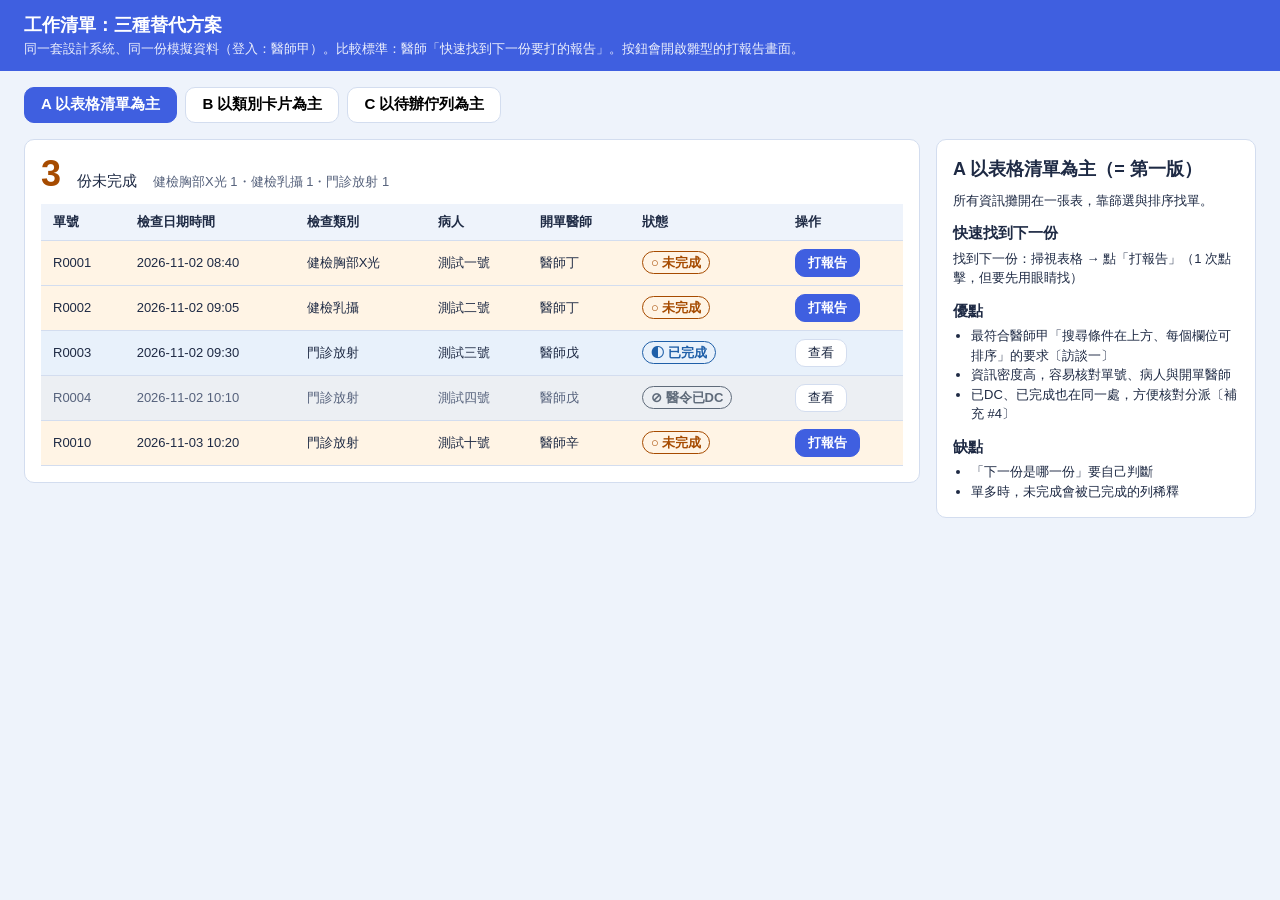
<file: alternatives.html>
<!DOCTYPE html>
<html lang="zh-Hant">
<head>
<meta charset="utf-8">
<meta name="viewport" content="width=device-width, initial-scale=1">
<title>工作清單替代方案｜A 表格・B 類別卡片・C 待辦佇列</title>
<link rel="stylesheet" href="tokens.css">
<style>
  * { box-sizing: border-box; }
  body { margin: 0; font-family: var(--font-family); font-size: var(--font-size-md); color: var(--color-text); background: var(--color-surface); line-height: 1.5; }
  :focus-visible { outline: 3px solid var(--color-focus); outline-offset: 2px; }
  header { background: var(--color-primary); color: var(--color-on-primary); padding: var(--space-3) var(--space-6); }
  header h1 { margin: 0; font-size: var(--font-size-lg); }
  header p { margin: 0; font-size: var(--font-size-sm); opacity: .9; }
  main { max-width: 1400px; margin: 0 auto; padding: var(--space-4) var(--space-6) var(--space-6); }
  .tabs { display: flex; gap: var(--space-2); margin-bottom: var(--space-4); flex-wrap: wrap; }
  .tabs button { min-height: var(--control-height); padding: 0 var(--space-4); border: 1px solid var(--color-border); border-radius: var(--radius); background: var(--color-bg); cursor: pointer; font: inherit; font-weight: 600; }
  .tabs button[aria-selected="true"] { background: var(--color-primary); color: var(--color-on-primary); border-color: var(--color-primary); }
  .layout { display: grid; grid-template-columns: 1fr 320px; gap: var(--space-4); align-items: start; }
  @media (max-width: 1000px) { .layout { grid-template-columns: 1fr; } }
  .panel { background: var(--color-bg); border: 1px solid var(--color-border); border-radius: var(--radius); padding: var(--space-4); }
  .note h2 { font-size: var(--font-size-lg); margin: 0 0 var(--space-2); }
  .note h3 { font-size: var(--font-size-md); margin: var(--space-3) 0 var(--space-1); }
  .note p, .note li { font-size: var(--font-size-sm); margin: 0; }
  .note ul { padding-left: 1.2em; margin: 0; }
  .steps { font-size: var(--font-size-xl); font-weight: 700; color: var(--color-primary); }

  .tag { display: inline-flex; align-items: center; gap: var(--space-1); padding: 1px var(--space-2); border-radius: 999px; border: 1px solid currentColor; font-size: var(--font-size-sm); font-weight: 600; white-space: nowrap; }
  .tag-pending { color: var(--status-pending); background: var(--status-pending-bg); }
  .tag-done { color: var(--status-done); background: var(--status-done-bg); }
  .tag-certified { color: var(--status-certified); background: var(--status-certified-bg); }
  .tag-dc { color: var(--status-dc); background: var(--status-dc-bg); }
  .tag-waiting { color: var(--status-waiting); background: var(--status-waiting-bg); border-style: dashed; }
  .btn { min-height: var(--control-height); padding: 0 var(--space-4); border-radius: var(--radius); border: 1px solid var(--color-border); background: var(--color-bg); cursor: pointer; font: inherit; text-decoration: none; color: var(--color-text); display: inline-flex; align-items: center; }
  .btn-primary { background: var(--color-primary); border-color: var(--color-primary); color: var(--color-on-primary); font-weight: 600; }
  .btn-sm { min-height: 28px; padding: 0 var(--space-3); font-size: var(--font-size-sm); }
  .big { font-size: var(--font-size-display); font-weight: 700; color: var(--status-pending); line-height: 1; }
  .muted { color: var(--color-text-muted); font-size: var(--font-size-sm); }

  /* A 表格 */
  table { border-collapse: collapse; width: 100%; font-size: var(--font-size-sm); }
  th, td { text-align: left; padding: var(--space-2) var(--space-3); border-bottom: 1px solid var(--color-border); white-space: nowrap; }
  th { background: var(--color-surface); }
  tr.p td { background: var(--status-pending-bg); } tr.d td { background: var(--status-done-bg); } tr.x td { background: var(--status-dc-bg); color: var(--color-text-muted); }
  .sumline { display: flex; gap: var(--space-4); align-items: baseline; margin-bottom: var(--space-3); flex-wrap: wrap; }

  /* B 卡片 */
  .cards { display: grid; grid-template-columns: repeat(auto-fit, minmax(260px, 1fr)); gap: var(--space-3); }
  .cat { border: 1px solid var(--color-border); border-radius: var(--radius); padding: var(--space-3); background: var(--color-bg); border-top: 4px solid var(--status-pending); }
  .cat.zero { border-top-color: var(--color-border); }
  .cat h3 { margin: 0; font-size: var(--font-size-md); display: flex; justify-content: space-between; align-items: baseline; }
  .cat h3 .n { font-size: var(--font-size-xl); color: var(--status-pending); }
  .mini { display: flex; justify-content: space-between; align-items: center; gap: var(--space-2); padding: var(--space-2); border: 1px solid var(--color-border); border-radius: var(--radius); margin-top: var(--space-2); font-size: var(--font-size-sm); }

  /* C 佇列 */
  .hero { border: 2px solid var(--status-pending); background: var(--status-pending-bg); border-radius: 10px; padding: var(--space-4); display: flex; justify-content: space-between; align-items: center; gap: var(--space-4); flex-wrap: wrap; }
  .hero .label { font-size: var(--font-size-sm); color: var(--status-pending); font-weight: 700; }
  .hero .title { font-size: var(--font-size-xl); font-weight: 700; }
  .queue { list-style: none; padding: 0; margin: var(--space-3) 0 0; }
  .queue li { display: flex; gap: var(--space-3); align-items: center; padding: var(--space-2) var(--space-3); border-bottom: 1px solid var(--color-border); font-size: var(--font-size-sm); }
  .queue .ord { width: 24px; height: 24px; border-radius: 50%; background: var(--color-surface); border: 1px solid var(--color-border); display: inline-flex; align-items: center; justify-content: center; font-weight: 700; }
  details { margin-top: var(--space-3); border: 1px solid var(--color-border); border-radius: var(--radius); padding: var(--space-2) var(--space-3); }
  summary { cursor: pointer; font-weight: 600; }
</style>
</head>
<body>
<header>
  <h1>工作清單：三種替代方案</h1>
  <p>同一套設計系統、同一份模擬資料（登入：醫師甲）。比較標準：醫師「快速找到下一份要打的報告」。按鈕會開啟雛型的打報告畫面。</p>
</header>
<main>
  <div class="tabs" role="tablist" aria-label="替代方案">
    <button role="tab" id="tab-A" aria-selected="true" aria-controls="view">A 以表格清單為主</button>
    <button role="tab" id="tab-B" aria-selected="false" aria-controls="view">B 以類別卡片為主</button>
    <button role="tab" id="tab-C" aria-selected="false" aria-controls="view">C 以待辦佇列為主</button>
  </div>
  <div class="layout">
    <section class="panel" id="view" role="tabpanel"></section>
    <aside class="panel note" id="note"></aside>
  </div>
</main>
<script>
(function () {
  'use strict';
  var ME = '醫師甲';
  var EXAMS = [{"exam_no": "R0001", "exam_at": "2026-11-02 08:40", "category": "健檢胸部X光", "exam_name": "胸部X光數位攝影", "order_dept": "健檢中心", "order_doctor": "醫師丁", "patient_name": "測試一號", "patient_id": "TEST000001", "sex": "男", "age": 45, "order_status": "正常", "image_taken": true, "report_status": "未完成", "report_doctor": "醫師甲"}, {"exam_no": "R0002", "exam_at": "2026-11-02 09:05", "category": "健檢乳攝", "exam_name": "2D+3D乳房攝影", "order_dept": "健檢中心", "order_doctor": "醫師丁", "patient_name": "測試二號", "patient_id": "TEST000002", "sex": "女", "age": 52, "order_status": "正常", "image_taken": true, "report_status": "未完成", "report_doctor": "醫師甲"}, {"exam_no": "R0003", "exam_at": "2026-11-02 09:30", "category": "門診放射", "exam_name": "胸部X光（正面）", "order_dept": "肝膽腸胃科", "order_doctor": "醫師戊", "patient_name": "測試三號", "patient_id": "TEST000003", "sex": "男", "age": 63, "order_status": "正常", "image_taken": true, "report_status": "已完成", "report_doctor": "醫師甲"}, {"exam_no": "R0004", "exam_at": "2026-11-02 10:10", "category": "門診放射", "exam_name": "腹部X光", "order_dept": "肝膽腸胃科", "order_doctor": "醫師戊", "patient_name": "測試四號", "patient_id": "TEST000004", "sex": "女", "age": 58, "order_status": "已DC", "image_taken": true, "report_status": "未完成", "report_doctor": "醫師甲"}, {"exam_no": "R0005", "exam_at": "2026-11-02 10:45", "category": "健檢胸部X光", "exam_name": "胸部X光數位攝影", "order_dept": "健檢中心", "order_doctor": "醫師丁", "patient_name": "測試五號", "patient_id": "TEST000005", "sex": "女", "age": 38, "order_status": "正常", "image_taken": true, "report_status": "已認證", "report_doctor": "醫師丙"}, {"exam_no": "R0006", "exam_at": "2026-11-02 11:20", "category": "心臟超音波", "exam_name": "心臟超音波", "order_dept": "心臟內科", "order_doctor": "醫師己", "patient_name": "測試六號", "patient_id": "TEST000006", "sex": "男", "age": 71, "order_status": "正常", "image_taken": true, "report_status": "未完成", "report_doctor": null}, {"exam_no": "R0007", "exam_at": "2026-11-03 08:50", "category": "頸動脈超音波", "exam_name": "頸動脈超音波", "order_dept": "神經內科", "order_doctor": "醫師庚", "patient_name": "測試七號", "patient_id": "TEST000007", "sex": "女", "age": 66, "order_status": "正常", "image_taken": true, "report_status": "未完成", "report_doctor": "醫師丙"}, {"exam_no": "R0008", "exam_at": "2026-11-03 09:15", "category": "健檢乳攝", "exam_name": "2D+3D乳房攝影", "order_dept": "健檢中心", "order_doctor": "醫師丁", "patient_name": "測試八號", "patient_id": "TEST000008", "sex": "女", "age": 47, "order_status": "已DC", "image_taken": false, "report_status": "未完成", "report_doctor": null}, {"exam_no": "R0009", "exam_at": "2026-11-03 09:40", "category": "健檢胸部X光", "exam_name": "胸部X光數位攝影", "order_dept": "健檢中心", "order_doctor": "醫師丁", "patient_name": "測試九號", "patient_id": "TEST000009", "sex": "男", "age": 55, "order_status": "正常", "image_taken": false, "report_status": "未完成", "report_doctor": null}, {"exam_no": "R0010", "exam_at": "2026-11-03 10:20", "category": "門診放射", "exam_name": "胸部X光（正面）", "order_dept": "家醫科", "order_doctor": "醫師辛", "patient_name": "測試十號", "patient_id": "TEST000010", "sex": "男", "age": 49, "order_status": "正常", "image_taken": true, "report_status": "未完成", "report_doctor": "醫師甲"}];
  function h(tag, attrs) {
    var el = document.createElement(tag);
    Object.keys(attrs || {}).forEach(function (k) { var v = attrs[k];
      if (k === 'class') el.className = v; else if (k === 'text') el.textContent = v; else if (v != null) el.setAttribute(k, v); });
    for (var i = 2; i < arguments.length; i++) { var c = arguments[i]; if (c == null) continue; el.appendChild(typeof c === 'string' ? document.createTextNode(c) : c); }
    return el;
  }
  var mine = EXAMS.filter(function (e) { return e.report_doctor === ME; }).sort(function (a, b) { return a.exam_at.localeCompare(b.exam_at); });
  function isDc(e) { return e.order_status === '已DC'; }
  function todo(e) { return e.report_status === '未完成' && !isDc(e) && e.image_taken; }
  var pending = mine.filter(todo);
  var cats = ['健檢胸部X光', '健檢乳攝', '門診放射', '心臟超音波', '頸動脈超音波'];
  function tag(e) {
    if (isDc(e)) return h('span', { class: 'tag tag-dc' }, '⊘ 醫令已DC');
    var m = { '未完成': ['pending', '○'], '已完成': ['done', '◐'], '已認證': ['certified', '✔'] }[e.report_status];
    return h('span', { class: 'tag tag-' + m[0] }, m[1] + ' ' + e.report_status);
  }
  function go(e, label, primary) { return h('a', { class: 'btn btn-sm' + (primary ? ' btn-primary' : ''), href: 'index.html#/report/' + e.exam_no }, label); }

  var VIEWS = {
    A: {
      render: function (v) {
        v.appendChild(h('div', { class: 'sumline' }, h('span', { class: 'big', text: String(pending.length) }), h('span', null, '份未完成'),
          h('span', { class: 'muted', text: cats.map(function (c) { var n = pending.filter(function (e) { return e.category === c; }).length; return n ? c + ' ' + n : null; }).filter(Boolean).join('・') })));
        var tb = h('tbody');
        mine.forEach(function (e) {
          tb.appendChild(h('tr', { class: isDc(e) ? 'x' : (e.report_status === '未完成' ? 'p' : 'd') },
            h('td', { text: e.exam_no }), h('td', { text: e.exam_at }), h('td', { text: e.category }), h('td', { text: e.patient_name }),
            h('td', { text: e.order_doctor }), h('td', null, tag(e)), h('td', null, go(e, todo(e) ? '打報告' : '查看', todo(e)))));
        });
        v.appendChild(h('div', { style: 'overflow-x:auto' }, h('table', null,
          h('thead', null, h('tr', null, h('th', { text: '單號' }), h('th', { text: '檢查日期時間' }), h('th', { text: '檢查類別' }), h('th', { text: '病人' }), h('th', { text: '開單醫師' }), h('th', { text: '狀態' }), h('th', { text: '操作' }))), tb)));
      },
      note: {
        title: 'A 以表格清單為主（= 第一版）', idea: '所有資訊攤開在一張表，靠篩選與排序找單。', steps: '找到下一份：掃視表格 → 點「打報告」（1 次點擊，但要先用眼睛找）',
        pros: ['最符合醫師甲「搜尋條件在上方、每個欄位可排序」的要求〔訪談一〕', '資訊密度高，容易核對單號、病人與開單醫師', '已DC、已完成也在同一處，方便核對分派〔補充 #4〕'],
        cons: ['「下一份是哪一份」要自己判斷', '單多時，未完成會被已完成的列稀釋']
      }
    },
    B: {
      render: function (v) {
        var wrap = h('div', { class: 'cards' });
        cats.forEach(function (c) {
          var all = mine.filter(function (e) { return e.category === c; }); if (!all.length) return;
          var p = all.filter(todo);
          var card = h('div', { class: 'cat' + (p.length ? '' : ' zero') }, h('h3', null, c, h('span', { class: 'n', text: String(p.length) })),
            h('div', { class: 'muted', text: '未完成 ' + p.length + '／共 ' + all.length }));
          all.forEach(function (e) { card.appendChild(h('div', { class: 'mini' }, h('span', null, e.exam_no + ' ' + e.patient_name), tag(e), go(e, todo(e) ? '打' : '看', todo(e)))); });
          wrap.appendChild(card);
        });
        v.appendChild(h('div', { class: 'sumline' }, h('span', { class: 'big', text: String(pending.length) }), h('span', null, '份未完成（依檢查類別分組）')));
        v.appendChild(wrap);
      },
      note: {
        title: 'B 以類別卡片為主', idea: '依檢查類別（＝報告範本）分組，一次打同一種範本的報告。', steps: '找到下一份：選類別卡片 → 點卡片內的第一筆（1–2 次點擊）',
        pros: ['分項數量最醒目，直接回應「要有分項數量」〔補充 #2〕', '同類別連續打，範本與片語不用切換（**推測**：可能較快）'],
        cons: ['無法依欄位排序、不易依日期或開單醫師找單，違背〔訪談一〕的搜尋需求', '跨類別的先後順序（哪份最早檢查）看不出來', '類別多時卡片會很長']
      }
    },
    C: {
      render: function (v) {
        var next = pending[0];
        v.appendChild(h('div', { class: 'hero' },
          h('div', null, h('div', { class: 'label', text: '下一份要打的報告（依檢查時間最早）' }),
            h('div', { class: 'title', text: next.exam_no + '　' + next.exam_name }),
            h('div', { class: 'muted', text: next.patient_name + '（' + next.sex + '／' + next.age + '）・' + next.patient_id + '・' + next.exam_at + '・開單 ' + next.order_doctor })),
          h('div', { style: 'text-align:right' }, h('div', null, h('span', { class: 'big', text: String(pending.length) }), ' 份待打'), h('div', { style: 'margin-top:8px' }, go(next, '開始打報告 →', true)))));
        var q = h('ol', { class: 'queue', 'aria-label': '接下來的報告' });
        pending.slice(1).forEach(function (e, i) { q.appendChild(h('li', null, h('span', { class: 'ord', text: String(i + 2) }), h('span', { style: 'flex:1' }, e.exam_no + '　' + e.category + '　' + e.patient_name), h('span', { class: 'muted', text: e.exam_at }))); });
        v.appendChild(h('h3', { text: '接下來' }));
        v.appendChild(q);
        var others = mine.filter(function (e) { return !todo(e); });
        var d = h('details', null, h('summary', null, '其他（已完成、已認證、已DC）' + others.length + ' 筆'));
        others.forEach(function (e) { d.appendChild(h('div', { class: 'mini' }, h('span', null, e.exam_no + ' ' + e.patient_name), tag(e), go(e, '查看'))); });
        v.appendChild(d);
      },
      note: {
        title: 'C 以待辦佇列為主', idea: '系統直接排好順序，醫師只要按「開始」。', steps: '找到下一份：直接按「開始打報告」（1 次點擊，不需要找）',
        pros: ['到下一份的步驟最少，最貼近「儲存後跳下一筆」的工作方式〔補充 #8〕', '待打數量與下一份同時出現在最上方'],
        cons: ['搜尋、排序、核對分派的能力弱，醫師甲要的篩選條件〔訪談一〕放不進來', '順序是系統決定的，醫師想先打急件時需要另外處理', '已DC等例外被收進折疊區，容易漏看']
      }
    }
  };

  function show(k) {
    ['A', 'B', 'C'].forEach(function (x) { document.getElementById('tab-' + x).setAttribute('aria-selected', String(x === k)); });
    var v = document.getElementById('view'); v.textContent = ''; v.setAttribute('aria-labelledby', 'tab-' + k);
    VIEWS[k].render(v);
    var n = VIEWS[k].note, note = document.getElementById('note'); note.textContent = '';
    function list(items) { var u = h('ul'); items.forEach(function (t) { var li = h('li'); li.innerHTML = t.replace(/\*\*(.+?)\*\*/g, '<b>$1</b>'); u.appendChild(li); }); return u; }
    note.appendChild(h('h2', { text: n.title }));
    note.appendChild(h('p', { text: n.idea }));
    note.appendChild(h('h3', { text: '快速找到下一份' })); note.appendChild(h('p', { text: n.steps }));
    note.appendChild(h('h3', { text: '優點' })); note.appendChild(list(n.pros));
    note.appendChild(h('h3', { text: '缺點' })); note.appendChild(list(n.cons));
    try { history.replaceState(null, '', '#' + k); } catch (e) {}
  }
  ['A', 'B', 'C'].forEach(function (k) { document.getElementById('tab-' + k).addEventListener('click', function () { show(k); }); });
  show(/^#[ABC]$/.test(location.hash) ? location.hash.slice(1) : 'A');
})();
</script>
</body>
</html>
</file>
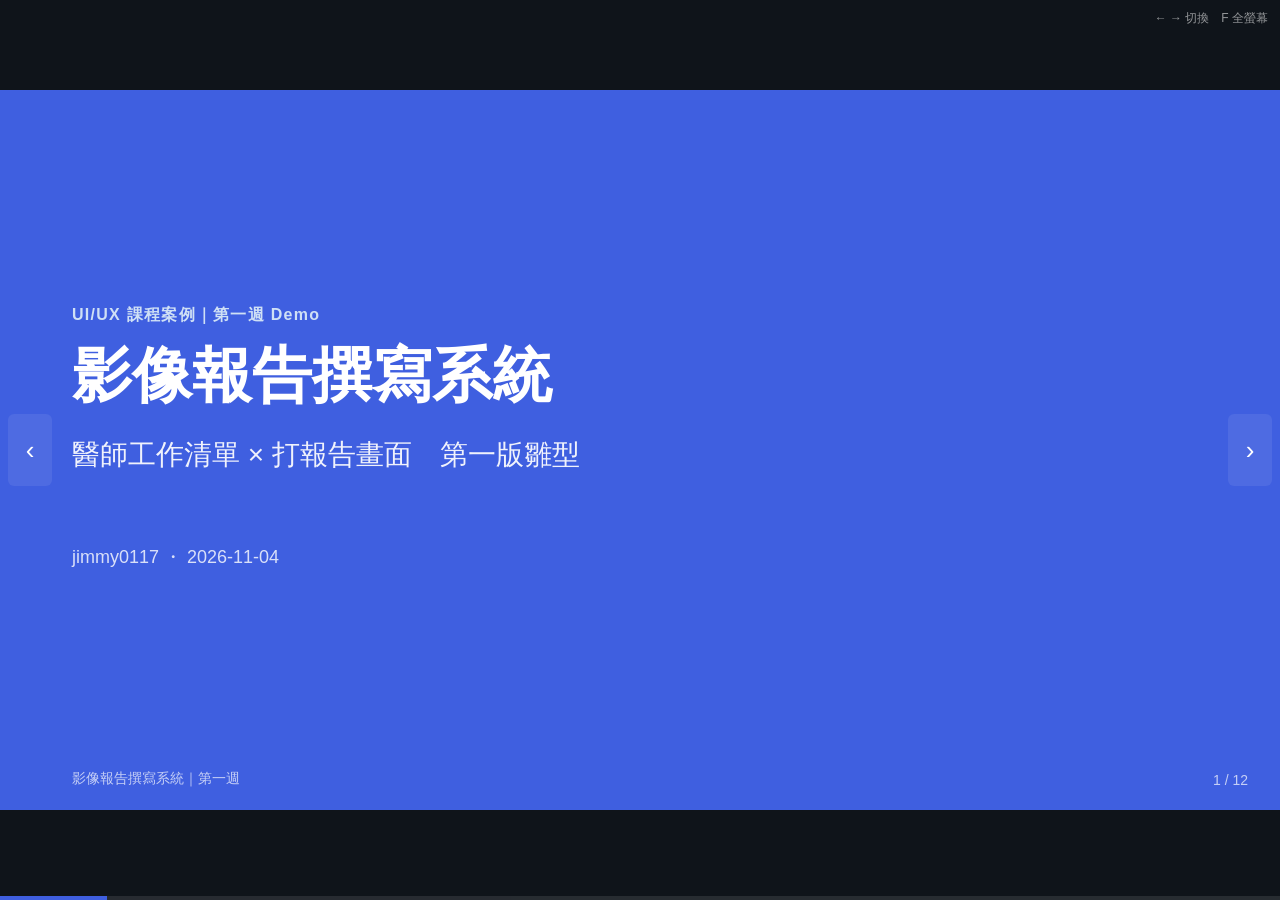
<file: slides.html>
<!DOCTYPE html>
<html lang="zh-Hant">
<head>
<meta charset="utf-8">
<meta name="viewport" content="width=device-width, initial-scale=1">
<title>影像報告撰寫系統｜第一週 Demo</title>
<link rel="stylesheet" href="tokens.css">
<style>
  * { box-sizing: border-box; }
  html, body { margin: 0; height: 100%; background: #0f141a; font-family: var(--font-family); color: var(--color-text); overflow: hidden; }
  /* 1280x720 舞台，依視窗等比縮放 */
  #stage { position: absolute; left: 50%; top: 50%; width: 1280px; height: 720px; transform-origin: center center; }
  .slide { position: absolute; inset: 0; background: var(--color-bg); padding: 56px 72px 64px; display: none; flex-direction: column; overflow: hidden; }
  .slide.active { display: flex; }
  .slide::after { content: attr(data-n); position: absolute; right: 32px; bottom: 22px; font-size: 14px; color: var(--color-text-muted); }
  .slide::before { content: "影像報告撰寫系統｜第一週"; position: absolute; left: 72px; bottom: 22px; font-size: 14px; color: var(--color-text-muted); }
  .kicker { font-size: 16px; font-weight: 700; letter-spacing: .08em; color: var(--color-primary); margin: 0 0 8px; }
  h2 { font-size: 38px; margin: 0 0 28px; line-height: 1.25; }
  p, li { font-size: 22px; line-height: 1.6; }
  ul { margin: 0; padding-left: 1.2em; }
  .src { font-size: 14px; color: var(--color-text-muted); font-weight: 400; }
  .muted { color: var(--color-text-muted); }

  /* 封面 */
  .cover { background: var(--color-primary); color: #fff; justify-content: center; }
  .cover::before, .cover::after { color: rgba(255,255,255,.7); }
  .cover h1 { font-size: 60px; margin: 0 0 16px; }
  .cover .sub { font-size: 28px; margin: 0 0 48px; opacity: .92; }
  .cover .meta { font-size: 18px; opacity: .8; }

  .grid2 { display: grid; grid-template-columns: 1fr 1fr; gap: 28px; flex: 1; min-height: 0; }
  .grid3 { display: grid; grid-template-columns: repeat(3, 1fr); gap: 20px; }
  .card { background: var(--color-surface); border: 1px solid var(--color-border); border-radius: 10px; padding: 20px 24px; }
  .card h3 { margin: 0 0 8px; font-size: 22px; }
  .card p { margin: 0; font-size: 18px; line-height: 1.55; }
  .big-quote { font-size: 30px; font-weight: 700; border-left: 6px solid var(--color-primary); padding: 4px 0 4px 24px; margin: 0 0 32px; }

  /* 截圖 + 註解 */
  .shot-layout { display: grid; grid-template-columns: 1fr 340px; gap: 28px; flex: 1; min-height: 0; }
  .shot { border: 1px solid var(--color-border); border-radius: var(--radius-lg); overflow: hidden; background: var(--color-surface); box-shadow: 0 6px 24px rgba(15,20,26,.12); align-self: start; }
  .shot img { display: block; width: 100%; height: auto; }
  .notes-list { list-style: none; padding: 0; margin: 0; }
  .notes-list li { font-size: 18px; line-height: 1.5; padding-left: 40px; position: relative; margin-bottom: 16px; }
  .notes-list li b.n { position: absolute; left: 0; top: 0; width: 28px; height: 28px; border-radius: 50%; background: var(--color-primary); color: #fff; font-size: 15px; display: flex; align-items: center; justify-content: center; }

  /* 流程 */
  .flow { display: flex; align-items: stretch; gap: 0; margin: 12px 0 28px; }
  .step { flex: 1; text-align: center; position: relative; }
  .step .box { background: var(--color-surface); border: 2px solid var(--color-border); border-radius: 8px; padding: 14px 8px; font-size: 17px; font-weight: 600; margin: 0 14px; min-height: 76px; display: flex; align-items: center; justify-content: center; }
  .step:not(:last-child)::after { content: "→"; position: absolute; right: -10px; top: 22px; font-size: 22px; color: var(--color-text-muted); }
  .step .pain { margin: 10px 14px 0; background: var(--color-danger-bg); border: 1px solid var(--color-danger); color: var(--color-danger); border-radius: 6px; font-size: 14px; padding: 6px; line-height: 1.4; }

  table.t { border-collapse: collapse; width: 100%; font-size: 18px; }
  table.t th, table.t td { text-align: left; padding: 12px 14px; border-bottom: 1px solid var(--color-border); vertical-align: top; line-height: 1.5; }
  table.t th { background: var(--color-surface); font-size: 16px; color: var(--color-text-muted); }
  table.t td:first-child { font-weight: 700; white-space: nowrap; }

  /* 連續完成流程 */
  .run { display: flex; align-items: center; gap: 14px; margin: 20px 0 36px; flex-wrap: wrap; }
  .run .r { border: 2px solid var(--status-pending); background: var(--status-pending-bg); color: var(--status-pending); border-radius: 10px; padding: 14px 18px; font-size: 22px; font-weight: 700; text-align: center; }
  .run .r small { display: block; font-size: 14px; font-weight: 400; color: var(--color-text); }
  .run .r.skip { border-style: dashed; border-color: var(--status-dc); background: var(--status-dc-bg); color: var(--status-dc); text-decoration: line-through; }
  .run .r.end { border-color: var(--status-done); background: var(--status-done-bg); color: var(--status-done); }
  .run .arr { font-size: 26px; color: var(--color-text-muted); }

  .tag { display: inline-flex; align-items: center; gap: 6px; padding: 4px 14px; border-radius: 999px; border: 2px solid currentColor; font-size: 20px; font-weight: 700; }
  .tag-pending { color: var(--status-pending); background: var(--status-pending-bg); }
  .tag-done { color: var(--status-done); background: var(--status-done-bg); }
  .tag-certified { color: var(--status-certified); background: var(--status-certified-bg); }
  .tag-dc { color: var(--status-dc); background: var(--status-dc-bg); }
  .swatches { display: flex; gap: 8px; margin: 10px 0; }
  .swatches span { width: 44px; height: 28px; border-radius: 4px; display: inline-block; }

  .live { flex: 1; border: 1px solid var(--color-border); border-radius: 8px; overflow: hidden; min-height: 0; }
  .live iframe { width: 100%; height: 100%; border: 0; display: block; }
  a { color: var(--color-primary); }

  /* 控制列 */
  #bar { position: fixed; left: 0; right: 0; bottom: 0; height: 4px; background: rgba(255,255,255,.1); z-index: 3; }
  #bar i { display: block; height: 100%; background: var(--color-primary); transition: width .2s; }
  #help { position: fixed; right: 12px; top: 10px; color: rgba(255,255,255,.55); font-size: 12px; z-index: 3; }
  .navbtn { position: fixed; top: 50%; transform: translateY(-50%); background: rgba(255,255,255,.08); color: #fff; border: 0; width: 44px; height: 72px; font-size: 26px; cursor: pointer; z-index: 3; border-radius: 6px; }
  .navbtn:hover { background: rgba(255,255,255,.2); }
  #prev { left: 8px; } #next { right: 8px; }
  @media print { .navbtn, #bar, #help { display: none; } }
</style>
</head>
<body>
<div id="stage">

  <!-- 1 封面 -->
  <section class="slide cover">
    <p class="kicker" style="color:#cfe0f5">UI/UX 課程案例｜第一週 Demo</p>
    <h1>影像報告撰寫系統</h1>
    <p class="sub">醫師工作清單 × 打報告畫面　第一版雛型</p>
    <p class="meta">jimmy0117 ・ 2026-11-04</p>
  </section>

  <!-- 2 目標 -->
  <section class="slide">
    <p class="kicker">設計目標</p>
    <h2>這週只解決一件事：讓醫師連續打完報告</h2>
    <p class="big-quote">「醫師從工作清單開始，連續完成多份報告。」<br><span class="src">— 案例資料・設計範圍</span></p>
    <div class="grid3">
      <div class="card"><h3>① 看得出剩多少</h3><p>工作清單用模擬資料，看得出未完成數量與報告狀態</p></div>
      <div class="card"><h3>② 點了就能打</h3><p>進入打報告畫面，有影像區與依檢查類別切換的範本欄位</p></div>
      <div class="card"><h3>③ 存完就下一筆</h3><p>輸入、儲存，自動跳到下一筆未完成的報告</p></div>
    </div>
    <p class="muted" style="font-size:18px;margin-top:24px">可用性目標：測試者不需要說明，就能完成「連續完成三份報告」。</p>
  </section>

  <!-- 3 人物誌 -->
  <section class="slide">
    <p class="kicker">使用者研究｜報告醫師人物誌</p>
    <h2>醫師甲：要效率，也要掌控感</h2>
    <div class="grid2" style="grid-template-columns:1fr 1fr;gap:20px;flex:none">
      <div class="card"><h3>不想回清單</h3><p>要「上一筆／下一筆」，儲存後直接跳下一筆。<br><span class="src">訪談一・初訪；補充 #7 #8</span></p></div>
      <div class="card"><h3>要看到還剩幾份</h3><p>分項數量與總數都要有，「不要放太下面」。<br><span class="src">訪談一・補充 #2</span></p></div>
      <div class="card"><h3>影像與報告同一畫面</h3><p>點進來就看到影像，不想再點「調閱影像」。<br><span class="src">訪談一・初訪；補充 #5</span></p></div>
      <div class="card"><h3>不完全信任分派</h3><p>擔心放射師分派錯，要能查當天該打的清單。<br><span class="src">訪談一・補充 #4</span></p></div>
    </div>
    <p class="muted" style="font-size:16px;margin-top:20px">訪談沒有提到年齡、年資等背景，人物誌不虛構；推測的特質在 README 中另外標示。</p>
  </section>

  <!-- 4 流程與痛點 -->
  <section class="slide">
    <p class="kicker">使用者研究｜任務流程與痛點</p>
    <h2>現行流程：每一步都多一個動作</h2>
    <div class="flow">
      <div class="step"><div class="box">開啟清單<br>設定條件</div><div class="pain">P1 功能藏在選單</div></div>
      <div class="step"><div class="box">確認<br>剩幾份</div><div class="pain">P2 沒有分項與總數</div></div>
      <div class="step"><div class="box">挑一筆</div><div class="pain">P6 懷疑分派錯誤</div></div>
      <div class="step"><div class="box">調閱影像</div><div class="pain">P3 要額外點擊</div></div>
      <div class="step"><div class="box">填欄位<br>帶片語</div><div class="pain">P4 不能查過去報告</div></div>
      <div class="step"><div class="box">儲存<br>回清單找下一筆</div><div class="pain">P5 連續作業被打斷</div></div>
    </div>
    <p style="font-size:20px;margin:0 0 16px">第一版直接處理 <b>P1、P2、P3、P5、P6</b>；P4（過去報告）列為進階軌候選。</p>
    <div class="grid3" style="grid-template-columns:repeat(5,1fr);gap:14px">
      <div class="card"><h3 style="font-size:18px">P1 → 條件上移</h3><p style="font-size:15px">搜尋條件直接列在清單上方</p></div>
      <div class="card"><h3 style="font-size:18px">P2 → 大數字</h3><p style="font-size:15px">未完成總數＋各類別分項</p></div>
      <div class="card"><h3 style="font-size:18px">P6 → 未指派捷徑</h3><p style="font-size:15px">摘要列一鍵查看未指派</p></div>
      <div class="card"><h3 style="font-size:18px">P3 → 影像預設顯示</h3><p style="font-size:15px">與欄位並排，不需點擊</p></div>
      <div class="card"><h3 style="font-size:18px">P5 → 存完跳下一筆</h3><p style="font-size:15px">另有上一筆／下一筆</p></div>
    </div>
  </section>

  <!-- 5 矛盾 -->
  <section class="slide">
    <p class="kicker">需求矛盾與設計決定</p>
    <h2>訪談說法不一致時，我怎麼決定</h2>
    <table class="t">
      <tr><th style="width:170px">議題</th><th>不一致的說法</th><th style="width:420px">我的決定</th></tr>
      <tr><td>門診放射片語</td><td>醫師甲初訪「不需要」→ 六週後更正「要有」</td><td>提供片語；採較晚的更正</td></tr>
      <tr><td>已 DC 的單</td><td>技術員乙「不要出現」vs 放射師「已照保留、未照移除」</td><td>已照：保留並標示，不計入未完成<br>未照：預設隱藏，可勾選顯示</td></tr>
      <tr><td>預設看誰的單</td><td>「預設登入醫師」vs「擔心分派錯，要查全部」</td><td>預設看自己；摘要列顯示「未指派 N 筆」捷徑</td></tr>
      <tr><td>狀態標示</td><td>「不同底色」vs「整筆變綠＋V 記號」</td><td>底色＋色條＋文字＋圖示，不只靠顏色</td></tr>
    </table>
  </section>

  <!-- 6 Demo 清單 -->
  <section class="slide">
    <p class="kicker">Demo ①｜醫師工作清單</p>
    <h2 style="margin-bottom:20px">第一眼就知道還剩 3 份</h2>
    <div class="shot-layout">
      <div class="shot"><img src="docs/demo/list.png" alt="工作清單畫面"></div>
      <ol class="notes-list">
        <li><b class="n">1</b>最上方大數字：<b>未完成 3 份／共 4 份</b>，各類別分項可點選篩選</li>
        <li><b class="n">2</b>搜尋條件直接列在清單上方，預設「報告醫師＝我」</li>
        <li><b class="n">3</b>每個欄位都能排序，預設依檢查日期時間</li>
        <li><b class="n">4</b>R0004 已 DC 但已照：灰底、刪除線、<b>⊘ 醫令已DC</b></li>
        <li><b class="n">5</b>未指派 2 筆，可一鍵「查看」核對分派</li>
      </ol>
    </div>
  </section>

  <!-- 7 Demo 打報告 -->
  <section class="slide">
    <p class="kicker">Demo ②｜打報告畫面</p>
    <h2 style="margin-bottom:20px">影像在左、欄位在右，不用切換</h2>
    <div class="shot-layout">
      <div class="shot"><img src="docs/demo/report.png" alt="打報告畫面"></div>
      <ol class="notes-list">
        <li><b class="n">1</b>個案必要資訊一列排開：身分證、姓名、性別年齡、檢查、開單醫師</li>
        <li><b class="n">2</b>進入就直接顯示影像，不需「調閱影像」</li>
        <li><b class="n">3</b>依檢查類別切換範本：健檢胸部 X 光 = Lung／Others／Suggestion</li>
        <li><b class="n">4</b>欄位下方「＋片語」一鍵帶入</li>
        <li><b class="n">5</b>底部固定：上一筆／下一筆、<b>儲存</b>、認證</li>
      </ol>
    </div>
  </section>

  <!-- 8 特殊情況 -->
  <section class="slide">
    <p class="kicker">Demo ③｜資料中刻意埋的情況</p>
    <h2 style="margin-bottom:20px">例外狀況不讓醫師猜</h2>
    <div class="grid2">
      <div>
        <div class="shot"><img src="docs/demo/dc.png" alt="已DC報告畫面"></div>
        <p style="font-size:18px;margin:12px 0 0"><b>R0004 已 DC 已照</b>：上方灰色橫幅提醒確認是否仍需撰寫</p>
      </div>
      <div>
        <div class="shot"><img src="docs/demo/noimg.png" alt="未照且未指派的報告畫面"></div>
        <p style="font-size:18px;margin:12px 0 0"><b>R0009 未照＋未指派</b>：顯示「尚無影像」，只能檢視，儲存停用並說明原因</p>
      </div>
    </div>
  </section>

  <!-- 9 連續完成 -->
  <section class="slide">
    <p class="kicker">Demo ④｜核心任務</p>
    <h2>連續完成三份報告，不必回清單</h2>
    <div class="run">
      <div class="r">R0001<small>健檢胸部X光</small></div><span class="arr">→</span>
      <div class="r">R0002<small>健檢乳攝</small></div><span class="arr">→</span>
      <div class="r skip">R0004<small>已DC，自動略過</small></div><span class="arr">→</span>
      <div class="r">R0010<small>門診放射</small></div><span class="arr">→</span>
      <div class="r end">回清單<small>未完成 0 份</small></div>
    </div>
    <div class="grid2" style="grid-template-columns:1fr 1fr;align-items:start">
      <ul style="margin:0">
        <li style="font-size:20px">按「儲存」→ 提示「已儲存 R0001，已跳到下一筆未完成：R0002」</li>
        <li style="font-size:20px">範本跟著切換：乳攝變成 Findings／Diagnosis（右圖）</li>
        <li style="font-size:20px">必填欄位空白時不會跳走：欄位變紅並說明「Lung 為必填」</li>
        <li style="font-size:20px">已用自動化腳本實際跑過這條路徑，並修正一個選填欄位被誤判為錯誤的 bug</li>
      </ul>
      <div class="shot"><img src="docs/demo/mammo.png" alt="跳到 R0002 乳攝報告畫面"></div>
    </div>
  </section>

  <!-- 10 Live -->
  <section class="slide">
    <p class="kicker">Live Demo</p>
    <h2 style="margin-bottom:16px;font-size:30px">直接操作雛型 <a href="index.html" target="_blank" style="font-size:18px;font-weight:400">在新分頁開啟 ↗</a></h2>
    <div class="live"><iframe src="index.html" title="雛型即時操作" loading="lazy"></iframe></div>
  </section>

  <!-- 11 設計系統 -->
  <section class="slide">
    <p class="kicker">迷你設計系統</p>
    <h2>狀態：顏色 ＋ 圖示 ＋ 文字，三者缺一不可</h2>
    <div style="display:flex;gap:16px;flex-wrap:wrap;margin-bottom:32px">
      <span class="tag tag-pending">○ 未完成</span>
      <span class="tag tag-done">◐ 已完成</span>
      <span class="tag tag-certified">✔ 已認證</span>
      <span class="tag tag-dc">⊘ 醫令已DC</span>
    </div>
    <div class="grid3">
      <div class="card" style="border:2px solid var(--color-primary)"><h3>A 橘／藍／綠（採用）</h3>
        <div class="swatches"><span style="background:#a64b00"></span><span style="background:#1f5fa8"></span><span style="background:#17653f"></span><span style="background:#5f6b7a"></span></div>
        <p>紅綠色盲下仍分得開；橘色直覺代表「待處理」</p></div>
      <div class="card"><h3>B 紅／黃／綠</h3>
        <div class="swatches"><span style="background:#c62828"></span><span style="background:#e0a800"></span><span style="background:#2e7d32"></span></div>
        <p>直覺，但紅綠難分，紅色易被讀成「錯誤」</p></div>
      <div class="card"><h3>C 藍階單色</h3>
        <div class="swatches"><span style="background:#9cc3ec"></span><span style="background:#3b7fc9"></span><span style="background:#123f73"></span></div>
        <p>色覺最安全，但一眼辨識較慢</p></div>
    </div>
    <p class="muted" style="font-size:16px;margin-top:20px">數值統一在 tokens.css；按鈕、表格列、狀態標籤、表單欄位的規則寫在 design-system.md。</p>
  </section>

  <!-- 12 下一步 -->
  <section class="slide">
    <p class="kicker">待確認與下一步</p>
    <h2>還需要回去問使用者的事</h2>
    <div class="grid2" style="flex:none">
      <div>
        <h3 style="font-size:22px;margin:0 0 12px">需要再確認</h3>
        <ul style="font-size:19px">
          <li>「check」階段和已完成／已認證的關係？</li>
          <li>已 DC 但已照的報告還要打嗎？</li>
          <li>哪些欄位必填？（目前是推測）</li>
          <li>資料沒有「報告日期」「開單日期」</li>
        </ul>
      </div>
      <div>
        <h3 style="font-size:22px;margin:0 0 12px">第二週計畫</h3>
        <ul style="font-size:19px">
          <li>選定兩個進階軌（候選：鍵盤操作、過去報告）</li>
          <li>工作清單做替代方案並比較</li>
          <li>啟發式評估</li>
          <li>依設計系統統一畫面</li>
        </ul>
      </div>
    </div>
    <p style="font-size:24px;margin-top:40px;font-weight:700">謝謝！ <span class="muted" style="font-weight:400;font-size:18px">github.com/jimmy0117/report-system-design</span></p>
  </section>

</div>

<button class="navbtn" id="prev" aria-label="上一張">‹</button>
<button class="navbtn" id="next" aria-label="下一張">›</button>
<div id="help">← → 切換　F 全螢幕</div>
<div id="bar"><i></i></div>

<script>
(function () {
  var slides = [].slice.call(document.querySelectorAll('.slide'));
  var stage = document.getElementById('stage'), bar = document.querySelector('#bar i');
  slides.forEach(function (s, i) { s.setAttribute('data-n', (i + 1) + ' / ' + slides.length); });
  var cur = Math.max(0, Math.min(slides.length - 1, (parseInt(location.hash.slice(1), 10) || 1) - 1));
  function show(i) {
    cur = Math.max(0, Math.min(slides.length - 1, i));
    slides.forEach(function (s, j) { s.classList.toggle('active', j === cur); });
    bar.style.width = ((cur + 1) / slides.length * 100) + '%';
    history.replaceState(null, '', '#' + (cur + 1));
  }
  function fit() {
    var k = Math.min(innerWidth / 1280, innerHeight / 720);
    stage.style.transform = 'translate(-50%, -50%) scale(' + k + ')';
  }
  document.addEventListener('keydown', function (e) {
    if (e.target.tagName === 'IFRAME') return;
    if (['ArrowRight', 'PageDown', ' ', 'Enter'].indexOf(e.key) >= 0) { e.preventDefault(); show(cur + 1); }
    else if (['ArrowLeft', 'PageUp', 'Backspace'].indexOf(e.key) >= 0) { e.preventDefault(); show(cur - 1); }
    else if (e.key === 'Home') show(0);
    else if (e.key === 'End') show(slides.length - 1);
    else if (e.key === 'f' || e.key === 'F') {
      if (document.fullscreenElement) document.exitFullscreen(); else document.documentElement.requestFullscreen();
    }
  });
  document.getElementById('prev').onclick = function () { show(cur - 1); };
  document.getElementById('next').onclick = function () { show(cur + 1); };
  addEventListener('resize', fit);
  fit(); show(cur);
})();
</script>
</body>
</html>
</file>
<file: tokens.css>
/* 影像報告撰寫系統 — 迷你設計系統
   每個變數的用途與使用規則見 design-system.md。
   修改或新增變數時，先更新 design-system.md 的「變更紀錄」，再改畫面。
   v3（2026-11-04）：視覺風格改為「霧面玻璃」（參考使用者提供的 Pinterest 範例），
   報告狀態色維持原本的數值，確保在淡色底上的對比度。 */

:root {
  /* 色彩：基本 */
  --color-primary: #3f5fe0;          /* 冰藍紫，白底對比 5.3:1 */
  --color-primary-hover: #3350c8;
  --color-primary-2: #6366e8;        /* 漸層終點，白字對比 4.6:1 */
  --gradient-primary: linear-gradient(135deg, var(--color-primary) 0%, var(--color-primary-2) 100%);
  --color-on-primary: #ffffff;
  --color-bg: #ffffff;               /* 輸入框、實心底 */
  --color-surface: #eef3fb;          /* 頁面底色（漸層的基底）、表頭 */
  --color-text: #1e2a44;
  --color-text-muted: #56627c;
  --color-border: #d3ddef;
  --color-focus: #2b50d6;
  --color-danger: #b42318;
  --color-danger-bg: #fdecea;

  /* 霧面玻璃 */
  --page-gradient: radial-gradient(1200px 600px at 85% -10%, #dfe6fb 0%, transparent 60%),
                   radial-gradient(900px 500px at -10% 30%, #e6eefb 0%, transparent 60%),
                   linear-gradient(180deg, #f3f6fc 0%, #e8eef9 100%);
  --glass-bg: rgba(255, 255, 255, 0.62);
  --glass-bg-strong: rgba(255, 255, 255, 0.82);  /* 文字較多的區塊（表格、表單） */
  --glass-border: rgba(255, 255, 255, 0.9);
  --glass-blur: 14px;
  --shadow-soft: 0 8px 28px rgba(63, 95, 224, 0.10), 0 1px 2px rgba(30, 42, 68, 0.06);
  --shadow-button: 0 6px 16px rgba(63, 95, 224, 0.28);

  /* 色彩：報告狀態（每種狀態：文字/邊框色 + 淡底色；一律搭配圖示與文字，不單靠顏色）
     選用方案 A「橘／藍／綠／灰」，與其他方案的比較見 design-system.md */
  --status-pending: #a64b00;        /* 未完成：橘棕 */
  --status-pending-bg: #fff4e5;
  --status-done: #1f5fa8;           /* 已完成：藍 */
  --status-done-bg: #e8f1fb;
  --status-certified: #17653f;      /* 已認證：綠 */
  --status-certified-bg: #e6f4ec;
  --status-dc: #5f6b7a;             /* 醫令已 DC：灰（另加刪除線） */
  --status-dc-bg: #eceff3;

  /* v2 新增：流程上「還不能打」的狀態（虛線外框區分） */
  --status-waiting: #5f6b7a;        /* 等待影像、待指派：灰、虛線框、白底 */
  --status-waiting-bg: #ffffff;
  /* v2 新增：修飾標籤（與主要狀態並排，不取代主要狀態） */
  --status-recall: #6b3fa0;         /* 取消認證・待重打：紫 */
  --status-recall-bg: #f3edfa;
  /* v4：移除 v2 的時限標籤（--deadline-*），它來自自編的設計變數，已由講師的設計變數取代 */

  /* 字級 */
  --font-family: "Noto Sans TC", "Microsoft JhengHei", "PingFang TC", sans-serif;
  --font-size-xs: 12px;        /* v3：區塊標籤（大寫、加寬字距） */
  --font-size-sm: 13px;
  --font-size-md: 15px;
  --font-size-lg: 18px;
  --font-size-xl: 22px;
  --font-size-display: 36px;   /* 未完成數量專用 */
  --letter-spacing-label: 0.12em;

  /* 間距 */
  --space-1: 4px;
  --space-2: 8px;
  --space-3: 12px;
  --space-4: 16px;
  --space-6: 24px;

  /* 圓角 */
  --radius: 10px;              /* 按鈕、輸入框 */
  --radius-lg: 18px;           /* 卡片、面板 */

  /* 控制項最小高度（點擊範圍；手機上加大） */
  --control-height: 36px;
}

@media (max-width: 700px) {
  :root { --control-height: 44px; }
}
</file>
